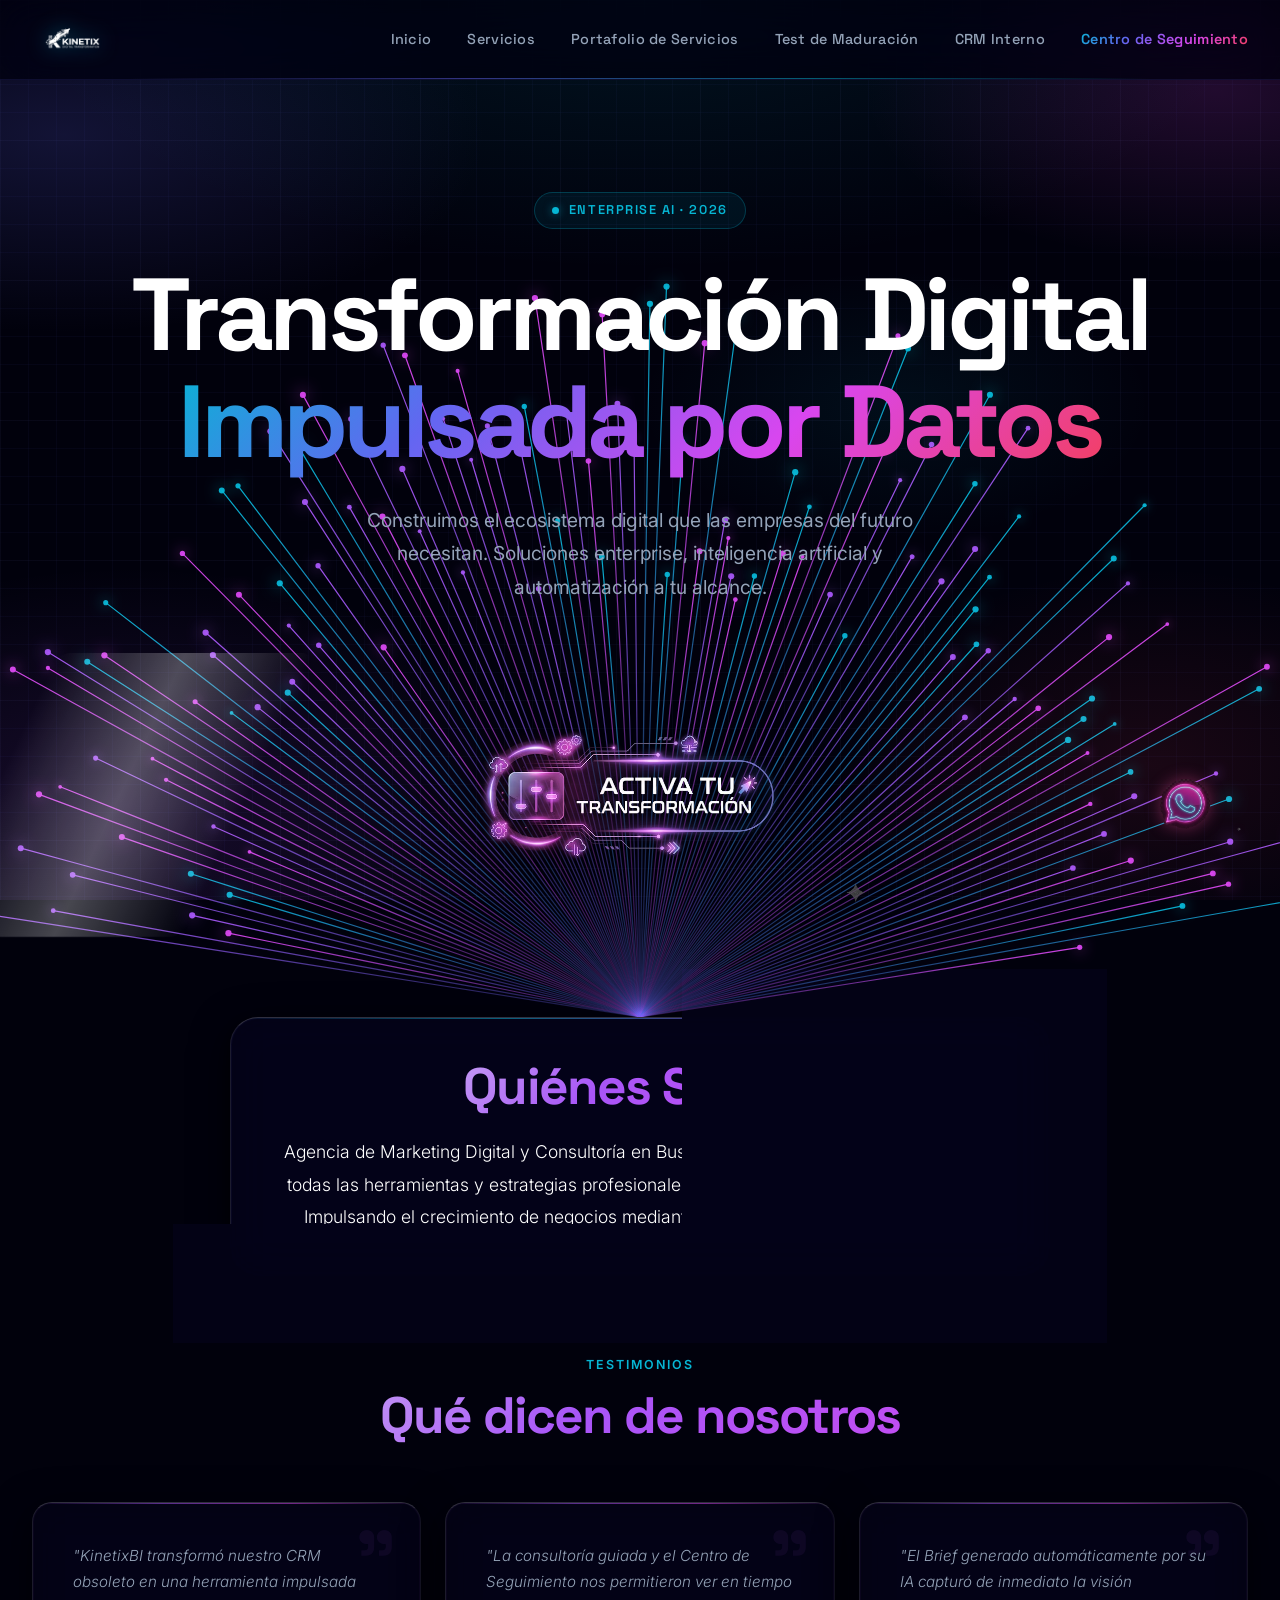
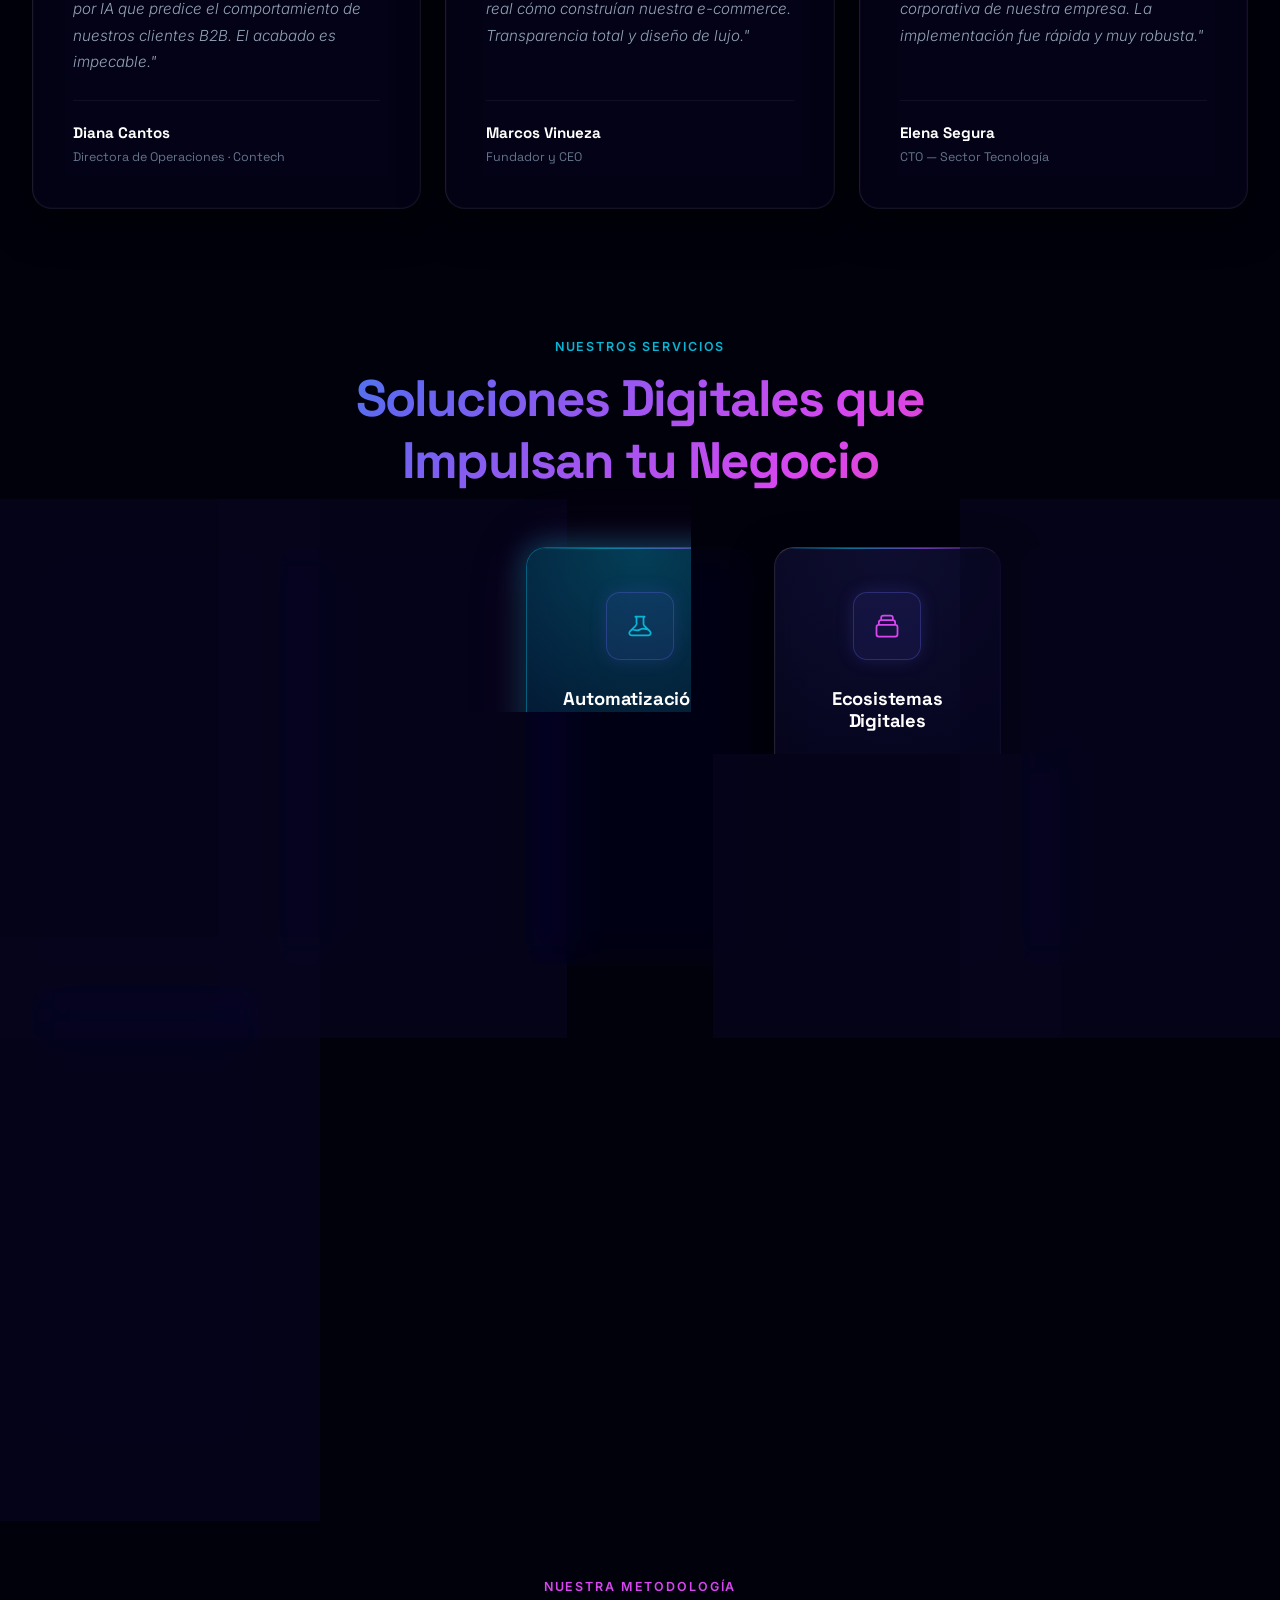
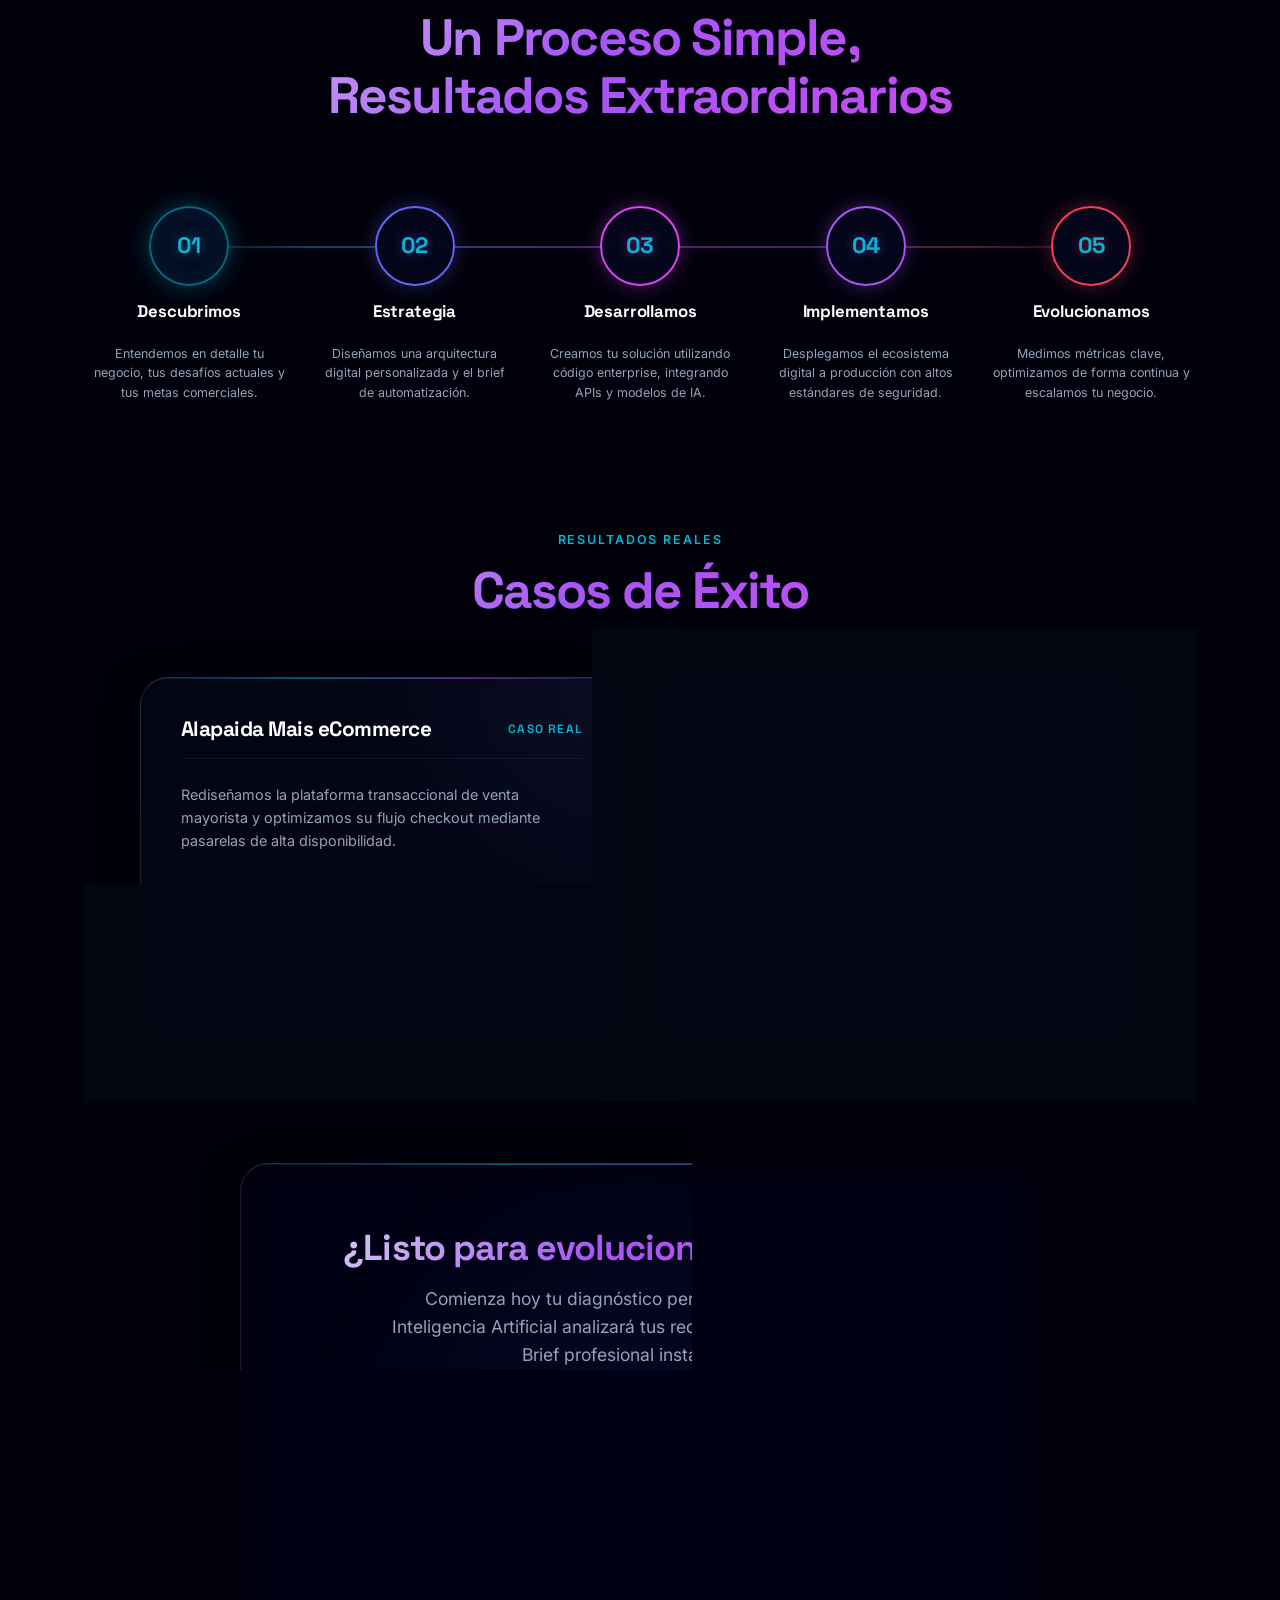
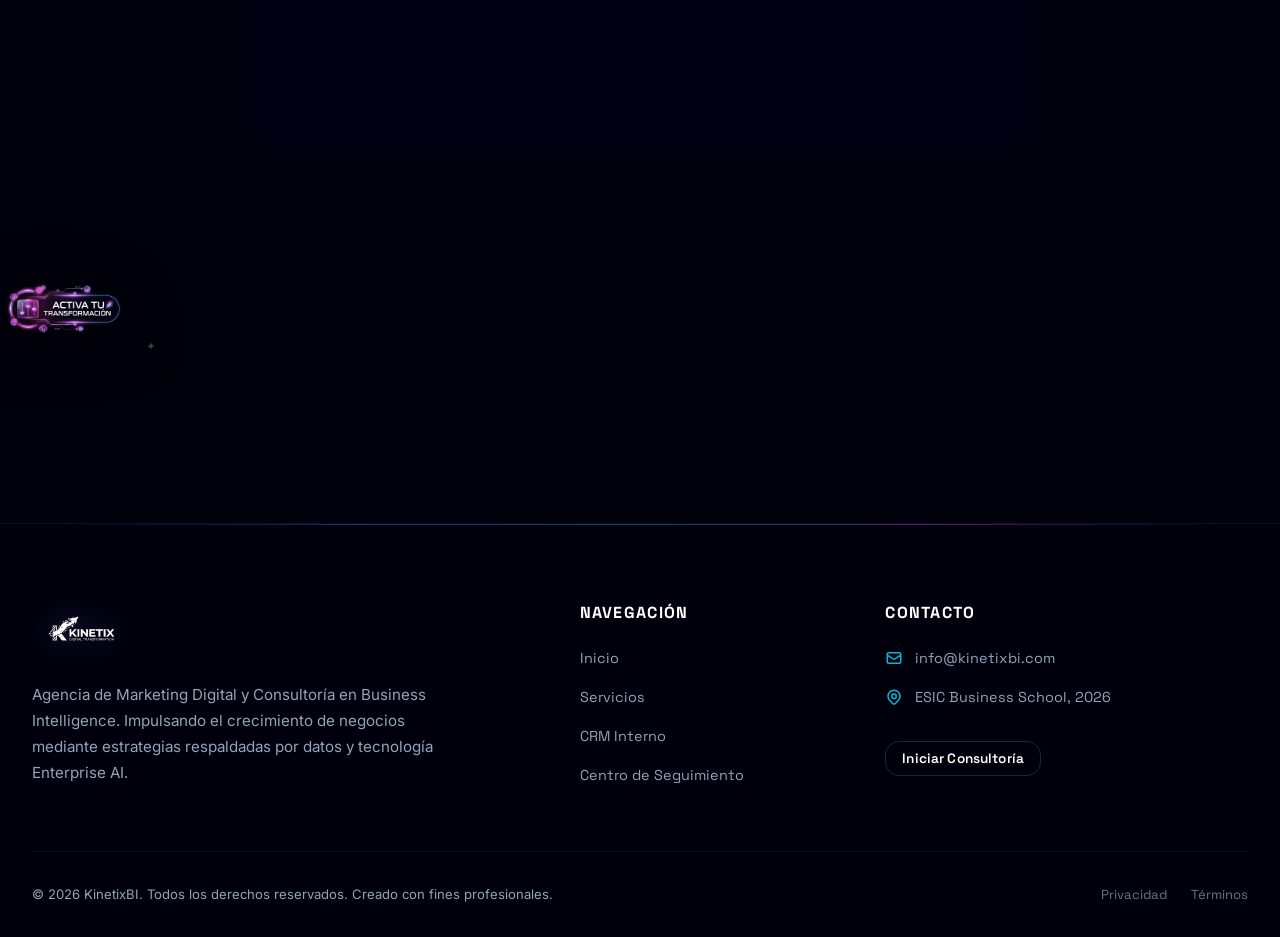
<file: index.html>
<!DOCTYPE html>
<html lang="es">
<head>
  <meta charset="UTF-8">
  <meta name="viewport" content="width=device-width, initial-scale=1.0">
  <title>KinetixBI - Digital Intelligence & Transformation</title>
  <meta name="description" content="Agencia de transformación digital B2B. Evoluciona con estrategias respaldadas por datos y tecnología Enterprise AI.">
  <link rel="icon" type="image/png" href="logo.png">
  
  <!-- CSS -->
  <link rel="stylesheet" href="css/design-system.css">
  <link rel="stylesheet" href="css/components.css">
  <link rel="stylesheet" href="css/maturity-test.css">
  <!-- Space Grotesk already imported via design-system.css -->
</head>
<body>

  <!-- Preloader -->
  <div id="preloader" class="preloader">
    <img src="logo.png" alt="Logo" class="preloader-logo">
    <div class="preloader-bar-container">
      <div class="preloader-bar"></div>
    </div>
  </div>

  <!-- Abstract Background -->
  <div class="global-bg"></div>

  <!-- Navigation -->
  <nav class="navbar">
    <a href="#" class="logo" onclick="app.navigateTo('landing')">
      <img src="logo.png" alt="KinetixBI" class="navbar-logo-img">
    </a>
    <div class="nav-links">
      <a href="#" onclick="app.navigateTo('landing')">Inicio</a>
      <a href="#servicios" onclick="app.navigateTo('landing')">Servicios</a>
      <a href="portafolio.html">Portafolio de Servicios</a>
      <a href="#" onclick="app.navigateTo('maturity-test')">Test de Maduración</a>
      <a href="#" onclick="app.navigateTo('crm')">CRM Interno</a>
      <a href="#" onclick="app.navigateTo('hub')" class="text-gradient-primary" style="font-weight: 600;">Centro de Seguimiento</a>
    </div>
  </nav>

  <!-- Main Container -->
  <main style="padding-top: 80px; min-height: 100vh;">
    
    <!-- ==========================================
         VIEW: LANDING PAGE
         ========================================== -->
    <section id="view-landing" class="view-section active">
      
      <!-- Hero -->
      <div class="hero-wrapper" style="position: relative; overflow: hidden; width: 100%; min-height: 520px; display: flex; align-items: center; justify-content: center;">
        <div class="container" style="position: relative; z-index: 2; padding-top: 7rem; padding-bottom: 5rem; text-align: center;">

          <!-- Tech badge above heading -->
          <div style="display: inline-flex; align-items: center; gap: 0.6rem; background: rgba(6,182,212,0.08); border: 1px solid rgba(6,182,212,0.25); border-radius: 999px; padding: 0.45rem 1.1rem; margin-bottom: 2rem; backdrop-filter: blur(10px);">
            <span style="width: 7px; height: 7px; border-radius: 50%; background: var(--accent); box-shadow: 0 0 8px var(--accent-glow); display: inline-block; animation: pulse-ring 2s infinite;"></span>
            <span style="font-size: 0.8rem; font-weight: 600; letter-spacing: 0.12em; text-transform: uppercase; color: var(--accent); font-family: var(--font-sans);">Enterprise AI &middot; 2026</span>
          </div>

          <h1 class="hero-title" style="margin-bottom: 1.75rem;">
            Transformación Digital<br>
            <span class="text-gradient-primary">Impulsada por Datos</span>
          </h1>

          <p style="font-size: 1.2rem; max-width: 620px; margin: 0 auto 3rem; color: var(--text-secondary); line-height: 1.75; font-family: var(--font-body);">
            Construimos el ecosistema digital que las empresas del futuro necesitan.
            Soluciones enterprise, inteligencia artificial y automatización a tu alcance.
          </p>

          <!-- CTA — transparent background, no white box -->
          <div style="display: flex; justify-content: center; align-items: center;">
            <button class="cta-image-container" onclick="app.navigateTo('onboarding')" aria-label="Iniciar Consultoría Guiada" style="background: transparent !important;">
              <img src="cta-activa.png" alt="Iniciar Consultoría Guiada" class="cta-image-btn">
            </button>
          </div>
        </div>
      </div>

      <!-- Quiénes Somos -->
      <div class="container" style="margin-bottom: 5rem;">
        <div class="glass-card" style="text-align: center; max-width: 820px; margin: 0 auto;">
          <h2 class="text-gradient section-title" style="margin-bottom: 1.25rem;">Quiénes Somos</h2>
          <p style="font-size: 1.1rem; color: var(--text-primary); font-weight: 300; line-height: 1.85; font-family: var(--font-body);">
            Agencia de Marketing Digital y Consultoría en Business Intelligence creada en 2026,
            con todas las herramientas y estrategias profesionales aprendidas en ESIC Business School.
            Impulsando el crecimiento de negocios mediante estrategias respaldadas por datos.
          </p>
        </div>
      </div>



      <!-- Testimonios Section -->
      <div class="container" style="margin-bottom: 8rem;">
        <p style="font-size: 0.78rem; text-align: center; color: var(--accent); letter-spacing: 0.15em; text-transform: uppercase; margin-bottom: 0.75rem; font-weight: 600;">Testimonios</p>
        <h2 class="text-gradient section-title" style="text-align: center; margin-bottom: 3.5rem;">Qué dicen de nosotros</h2>
        <div class="grid grid-cols-3 gap-6">
          <!-- Testimonio 1 -->
          <div class="testimonial-card scroll-anim">
            <p class="testimonial-card-quote">
              "KinetixBI transformó nuestro CRM obsoleto en una herramienta impulsada por IA que predice el comportamiento de nuestros clientes B2B. El acabado es impecable."
            </p>
            <div class="testimonial-card-user">
              <div class="testimonial-card-user-info">
                <span class="testimonial-card-user-name">Diana Cantos</span>
                <span class="testimonial-card-user-role">Directora de Operaciones · Contech</span>
              </div>
            </div>
          </div>
          <!-- Testimonio 2 -->
          <div class="testimonial-card scroll-anim">
            <p class="testimonial-card-quote">
              "La consultoría guiada y el Centro de Seguimiento nos permitieron ver en tiempo real cómo construían nuestra e-commerce. Transparencia total y diseño de lujo."
            </p>
            <div class="testimonial-card-user">
              <div class="testimonial-card-user-info">
                <span class="testimonial-card-user-name">Marcos Vinueza</span>
                <span class="testimonial-card-user-role">Fundador y CEO</span>
              </div>
            </div>
          </div>
          <!-- Testimonio 3 -->
          <div class="testimonial-card scroll-anim">
            <p class="testimonial-card-quote">
              "El Brief generado automáticamente por su IA capturó de inmediato la visión corporativa de nuestra empresa. La implementación fue rápida y muy robusta."
            </p>
            <div class="testimonial-card-user">
              <div class="testimonial-card-user-info">
                <span class="testimonial-card-user-name">Elena Segura</span>
                <span class="testimonial-card-user-role">CTO &mdash; Sector Tecnología</span>
              </div>
            </div>
          </div>
        </div>
      </div>

      <!-- Servicios Estrella -->
      <div id="servicios" class="container" style="margin-bottom: 8rem;">
        <p style="font-size: 0.78rem; text-align: center; color: var(--accent); letter-spacing: 0.15em; text-transform: uppercase; margin-bottom: 0.75rem; font-weight: 600;">Nuestros Servicios</p>
        <h2 class="text-gradient-primary section-title" style="text-align: center; margin-bottom: 3.5rem; line-height: 1.2;">
          Soluciones Digitales que<br>Impulsan tu Negocio
        </h2>
        
        <div style="display: grid; grid-template-columns: repeat(auto-fit, minmax(220px, 1fr)); gap: 1.25rem;">
          
          <!-- Servicio 1 -->
          <div class="service-card scroll-anim">
            <div class="service-card-icon-container">
              <svg style="width: 28px; height: 28px;" fill="none" stroke="var(--accent)" stroke-width="1.5" viewBox="0 0 24 24" xmlns="http://www.w3.org/2000/svg"><path stroke-linecap="round" stroke-linejoin="round" d="M9 12h6m-6 4h6m2 5H7a2 2 0 01-2-2V5a2 2 0 012-2h5.586a1 1 0 01.707.293l5.414 5.414a1 1 0 01.293.707V19a2 2 0 01-2 2z"></path></svg>
            </div>
            <h4 class="service-card-title">Consultoría Estratégica</h4>
            <p class="service-card-desc">
              Analizamos tu negocio en profundidad y diseñamos la estrategia digital ideal para lograr un crecimiento sostenible.
            </p>
            <a href="#" onclick="app.navigateTo('onboarding')" class="service-card-link">
              <span>Ver más</span>
              <svg style="width: 14px; height: 14px;" fill="none" stroke="currentColor" stroke-width="2" viewBox="0 0 24 24" xmlns="http://www.w3.org/2000/svg"><path stroke-linecap="round" stroke-linejoin="round" d="M9 5l7 7-7 7"></path></svg>
            </a>
          </div>

          <!-- Servicio 2 -->
          <div class="service-card scroll-anim">
            <div class="service-card-icon-container">
              <svg style="width: 28px; height: 28px;" fill="none" stroke="var(--primary)" stroke-width="1.5" viewBox="0 0 24 24" xmlns="http://www.w3.org/2000/svg"><path stroke-linecap="round" stroke-linejoin="round" d="M10 20l4-16m4 4l4 4-4 4M6 16l-4-4 4-4"></path></svg>
            </div>
            <h4 class="service-card-title">Software a Medida</h4>
            <p class="service-card-desc">
              Creamos aplicaciones, plataformas web y APIs a la medida exacta de las necesidades de tus procesos internos.
            </p>
            <a href="#" onclick="app.navigateTo('onboarding')" class="service-card-link">
              <span>Ver más</span>
              <svg style="width: 14px; height: 14px;" fill="none" stroke="currentColor" stroke-width="2" viewBox="0 0 24 24" xmlns="http://www.w3.org/2000/svg"><path stroke-linecap="round" stroke-linejoin="round" d="M9 5l7 7-7 7"></path></svg>
            </a>
          </div>

          <!-- Servicio 3 (Highlighted!) -->
          <div class="service-card highlighted scroll-anim">
            <div class="service-card-icon-container">
              <svg style="width: 28px; height: 28px;" fill="none" stroke="var(--accent)" stroke-width="1.5" viewBox="0 0 24 24" xmlns="http://www.w3.org/2000/svg"><path stroke-linecap="round" stroke-linejoin="round" d="M19.428 15.428a2 2 0 00-1.022-.547l-2.387-.477a6 6 0 00-3.86.517l-.318.158a6 6 0 01-3.86.517L6.05 15.21a2 2 0 00-1.806.547M8 4h8l-1 1v5.172a2 2 0 00.586 1.414l5 5c1.26 1.26.367 3.414-1.415 3.414H4.828c-1.782 0-2.674-2.154-1.414-3.414l5-5A2 2 0 009 9.172V5L8 4z"></path></svg>
            </div>
            <h4 class="service-card-title" style="color: #fff;">Automatización e IA</h4>
            <p class="service-card-desc" style="color: rgba(255,255,255,0.85);">
              Optimizamos tus tareas repetitivas y procesos de decisión integrando agentes de Inteligencia Artificial Enterprise.
            </p>
            <a href="#" onclick="app.navigateTo('onboarding')" class="service-card-link" style="color: var(--accent);">
              <span>Ver más</span>
              <svg style="width: 14px; height: 14px;" fill="none" stroke="currentColor" stroke-width="2" viewBox="0 0 24 24" xmlns="http://www.w3.org/2000/svg"><path stroke-linecap="round" stroke-linejoin="round" d="M9 5l7 7-7 7"></path></svg>
            </a>
          </div>

          <!-- Servicio 4 -->
          <div class="service-card scroll-anim">
            <div class="service-card-icon-container">
              <svg style="width: 28px; height: 28px;" fill="none" stroke="var(--secondary)" stroke-width="1.5" viewBox="0 0 24 24" xmlns="http://www.w3.org/2000/svg"><path stroke-linecap="round" stroke-linejoin="round" d="M19 11H5m14 0a2 2 0 012 2v6a2 2 0 01-2 2H5a2 2 0 01-2-2v-6a2 2 0 012-2m14 0V9a2 2 0 00-2-2M5 11V9a2 2 0 012-2m0 0V5a2 2 0 012-2h6a2 2 0 012 2v2M7 7h10"></path></svg>
            </div>
            <h4 class="service-card-title">Ecosistemas Digitales</h4>
            <p class="service-card-desc">
              Conectamos tus sistemas existentes (CRM, ERP, pasarelas de pago) en una sola infraestructura fluida y automatizada.
            </p>
            <a href="#" onclick="app.navigateTo('onboarding')" class="service-card-link">
              <span>Ver más</span>
              <svg style="width: 14px; height: 14px;" fill="none" stroke="currentColor" stroke-width="2" viewBox="0 0 24 24" xmlns="http://www.w3.org/2000/svg"><path stroke-linecap="round" stroke-linejoin="round" d="M9 5l7 7-7 7"></path></svg>
            </a>
          </div>

          <!-- Servicio 5 -->
          <div class="service-card scroll-anim">
            <div class="service-card-icon-container">
              <svg style="width: 28px; height: 28px;" fill="none" stroke="var(--fuchsia)" stroke-width="1.5" viewBox="0 0 24 24" xmlns="http://www.w3.org/2000/svg"><path stroke-linecap="round" stroke-linejoin="round" d="M13 10V3L4 14h7v7l9-11h-7z"></path></svg>
            </div>
            <h4 class="service-card-title">Soporte y Evolución</h4>
            <p class="service-card-desc">
              Te acompañamos en el día a día para monitorear, asegurar y evolucionar continuamente tu solución tecnológica.
            </p>
            <a href="#" onclick="app.navigateTo('onboarding')" class="service-card-link">
              <span>Ver más</span>
              <svg style="width: 14px; height: 14px;" fill="none" stroke="currentColor" stroke-width="2" viewBox="0 0 24 24" xmlns="http://www.w3.org/2000/svg"><path stroke-linecap="round" stroke-linejoin="round" d="M9 5l7 7-7 7"></path></svg>
            </a>
          </div>

          <!-- Servicio 6 (Test de Maduración Digital) -->
          <div class="service-card scroll-anim">
            <div class="service-card-icon-container">
              <svg style="width: 28px; height: 28px;" fill="none" stroke="var(--accent)" stroke-width="1.5" viewBox="0 0 24 24" xmlns="http://www.w3.org/2000/svg"><path stroke-linecap="round" stroke-linejoin="round" d="M9 12l2 2 4-4m6 2a9 9 0 11-18 0 9 9 0 0118 0z"></path></svg>
            </div>
            <h4 class="service-card-title">Test de Maduración</h4>
            <p class="service-card-desc">
              Evalúa el nivel de madurez digital de tu empresa en 5 dimensiones clave y recibe un informe con recomendaciones estratégicas.
            </p>
            <a href="#" onclick="app.navigateTo('maturity-test')" class="service-card-link">
              <span>Realizar Test</span>
              <svg style="width: 14px; height: 14px;" fill="none" stroke="currentColor" stroke-width="2" viewBox="0 0 24 24" xmlns="http://www.w3.org/2000/svg"><path stroke-linecap="round" stroke-linejoin="round" d="M9 5l7 7-7 7"></path></svg>
            </a>
          </div>

        </div>
      </div>

      <!-- Metodología Section -->
      <div class="container" style="margin-bottom: 8rem;">
        <p style="font-size: 0.78rem; text-align: center; color: var(--secondary); letter-spacing: 0.15em; text-transform: uppercase; margin-bottom: 0.75rem; font-weight: 600;">Nuestra Metodología</p>
        <h2 class="text-gradient section-title" style="text-align: center; margin-bottom: 2.5rem;">Un Proceso Simple,<br>Resultados Extraordinarios</h2>
        
        <div style="position: relative;">
          <!-- Horizontal Timeline -->
          <ul class="methodology-timeline">
            <!-- Timeline connector line -->
            <div class="methodology-timeline-line"></div>
            
            <!-- Step 1 -->
            <li class="methodology-step scroll-anim">
              <div class="methodology-step-node">
                <span class="methodology-step-number">01</span>
              </div>
              <h4 class="methodology-step-title">Descubrimos</h4>
              <p class="methodology-step-desc">Entendemos en detalle tu negocio, tus desafíos actuales y tus metas comerciales.</p>
            </li>
            
            <!-- Step 2 -->
            <li class="methodology-step scroll-anim">
              <div class="methodology-step-node" style="border-color: var(--primary); box-shadow: 0 0 20px rgba(99, 102, 241, 0.35);">
                <span class="methodology-step-number" style="text-shadow: 0 0 10px var(--primary-glow);">02</span>
              </div>
              <h4 class="methodology-step-title">Estrategia</h4>
              <p class="methodology-step-desc">Diseñamos una arquitectura digital personalizada y el brief de automatización.</p>
            </li>
            
            <!-- Step 3 -->
            <li class="methodology-step scroll-anim">
              <div class="methodology-step-node" style="border-color: var(--secondary); box-shadow: 0 0 20px rgba(217, 70, 239, 0.35);">
                <span class="methodology-step-number" style="text-shadow: 0 0 10px var(--secondary-glow);">03</span>
              </div>
              <h4 class="methodology-step-title">Desarrollamos</h4>
              <p class="methodology-step-desc">Creamos tu solución utilizando código enterprise, integrando APIs y modelos de IA.</p>
            </li>
            
            <!-- Step 4 -->
            <li class="methodology-step scroll-anim">
              <div class="methodology-step-node" style="border-color: var(--purple); box-shadow: 0 0 20px rgba(168, 85, 247, 0.35);">
                <span class="methodology-step-number" style="text-shadow: 0 0 10px var(--purple-glow);">04</span>
              </div>
              <h4 class="methodology-step-title">Implementamos</h4>
              <p class="methodology-step-desc">Desplegamos el ecosistema digital a producción con altos estándares de seguridad.</p>
            </li>
            
            <!-- Step 5 -->
            <li class="methodology-step scroll-anim">
              <div class="methodology-step-node" style="border-color: var(--fuchsia); box-shadow: 0 0 20px rgba(244, 63, 94, 0.35);">
                <span class="methodology-step-number" style="text-shadow: 0 0 10px var(--fuchsia-glow);">05</span>
              </div>
              <h4 class="methodology-step-title">Evolucionamos</h4>
              <p class="methodology-step-desc">Medimos métricas clave, optimizamos de forma continua y escalamos tu negocio.</p>
            </li>
          </ul>
        </div>
      </div>

      <!-- Casos de Éxito Section -->
      <div class="container" style="margin-bottom: 8rem;">
        <p style="font-size: 0.78rem; text-align: center; color: var(--accent); letter-spacing: 0.15em; text-transform: uppercase; margin-bottom: 0.75rem; font-weight: 600;">Resultados Reales</p>
        <h2 class="text-gradient section-title" style="text-align: center; margin-bottom: 3.5rem;">Casos de Éxito</h2>
        
        <div class="grid grid-cols-2 gap-8" style="max-width: 1000px; margin: 0 auto;">
          <!-- Caso 1 -->
          <div class="glass-card scroll-anim" style="display: flex; flex-direction: column; gap: 1.5rem; background: radial-gradient(circle at 100% 0%, rgba(99, 102, 241, 0.08), transparent 50%), rgba(6, 8, 20, 0.65);">
            <div style="display: flex; justify-content: space-between; align-items: center; border-bottom: 1px solid rgba(255,255,255,0.05); padding-bottom: 1rem;">
              <h4 style="font-size: 1.3rem; margin: 0; color: #fff;">Alapaida Mais eCommerce</h4>
              <span style="font-size: 0.75rem; color: var(--accent); letter-spacing: 0.1em; text-transform: uppercase; font-weight: 600;">Caso Real</span>
            </div>
            <p style="font-size: 0.9rem; color: var(--text-secondary); line-height: 1.6;">
              Rediseñamos la plataforma transaccional de venta mayorista y optimizamos su flujo checkout mediante pasarelas de alta disponibilidad.
            </p>
            <div class="flex justify-between" style="margin-top: 1rem; border-top: 1px solid rgba(255,255,255,0.05); padding-top: 1.25rem;">
              <div>
                <div style="font-size: 2.4rem; font-weight: 800; color: var(--accent); text-shadow: 0 0 10px var(--accent-glow);">62%</div>
                <div style="font-size: 0.75rem; color: var(--text-tertiary); text-transform: uppercase;">Optimización</div>
              </div>
              <div>
                <div style="font-size: 2.4rem; font-weight: 800; color: var(--primary); text-shadow: 0 0 10px var(--primary-glow);">1.3M</div>
                <div style="font-size: 0.75rem; color: var(--text-tertiary); text-transform: uppercase;">Visitas Mensuales</div>
              </div>
              <div>
                <div style="font-size: 2.4rem; font-weight: 800; color: var(--secondary); text-shadow: 0 0 10px var(--secondary-glow);">$35K</div>
                <div style="font-size: 0.75rem; color: var(--text-tertiary); text-transform: uppercase;">Ganancia Diaria</div>
              </div>
            </div>
          </div>
          
          <!-- Caso 2 -->
          <div class="glass-card scroll-anim" style="display: flex; flex-direction: column; gap: 1.5rem; background: radial-gradient(circle at 100% 0%, rgba(217, 70, 239, 0.08), transparent 50%), rgba(6, 8, 20, 0.65);">
            <div style="display: flex; justify-content: space-between; align-items: center; border-bottom: 1px solid rgba(255,255,255,0.05); padding-bottom: 1rem;">
              <h4 style="font-size: 1.3rem; margin: 0; color: #fff;">Agente IA de Atención</h4>
              <span style="font-size: 0.75rem; color: var(--secondary); letter-spacing: 0.1em; text-transform: uppercase; font-weight: 600;">Caso Real</span>
            </div>
            <p style="font-size: 0.9rem; color: var(--text-secondary); line-height: 1.6;">
              Implementamos un agente de Inteligencia Artificial conectado al CRM que automatiza el 85% de las consultas repetitivas de soporte técnico.
            </p>
            <div class="flex justify-between" style="margin-top: 1rem; border-top: 1px solid rgba(255,255,255,0.05); padding-top: 1.25rem;">
              <div>
                <div style="font-size: 2.4rem; font-weight: 800; color: var(--accent); text-shadow: 0 0 10px var(--accent-glow);">23%</div>
                <div style="font-size: 0.75rem; color: var(--text-tertiary); text-transform: uppercase;">Costo de Soporte</div>
              </div>
              <div>
                <div style="font-size: 2.4rem; font-weight: 800; color: var(--primary); text-shadow: 0 0 10px var(--primary-glow);">357M</div>
                <div style="font-size: 0.75rem; color: var(--text-tertiary); text-transform: uppercase;">Tokens/Mes</div>
              </div>
              <div>
                <div style="font-size: 2.4rem; font-weight: 800; color: var(--secondary); text-shadow: 0 0 10px var(--secondary-glow);">5.22%</div>
                <div style="font-size: 0.75rem; color: var(--text-tertiary); text-transform: uppercase;">Conversión Adic.</div>
              </div>
            </div>
          </div>
        </div>
      </div>

      <!-- Dedicated CTA Section -->
      <div class="container" style="margin-bottom: 8rem; text-align: center; margin-top: 4rem;">
        <div class="glass-card scroll-anim" style="max-width: 800px; margin: 0 auto; padding: 4rem 2rem; position: relative; overflow: hidden; background: radial-gradient(circle at 50% 50%, rgba(99, 102, 241, 0.08), transparent 70%);">
          <h2 class="text-gradient" style="font-size: 2.25rem; margin-bottom: 1rem;">¿Listo para evolucionar tu negocio?</h2>
          <p style="font-size: 1.1rem; color: var(--text-secondary); max-width: 500px; margin: 0 auto 2.5rem; line-height: 1.6;">
            Comienza hoy tu diagnóstico personalizado. Nuestra Inteligencia Artificial analizará tus requerimientos y creará un Brief profesional instantáneo.
          </p>
          <button class="cta-image-container" onclick="app.navigateTo('onboarding')" aria-label="Iniciar Consultoría Guiada">
            <img src="cta-activa.png" alt="Iniciar Consultoría Guiada" class="cta-image-btn">
          </button>
        </div>
      </div>

      <!-- Floating CTA Image -->
      <button class="cta-image-container btn-floating" onclick="app.navigateTo('onboarding')" style="background: transparent; border: none; padding: 0; box-shadow: none;" aria-label="Iniciar Consultoría Guiada">
        <img src="cta-activa.png" alt="Iniciar Consultoría Guiada" class="cta-image-btn" style="width: 200px;">
      </button>

    </section>

    <!-- ==========================================
         VIEW: ONBOARDING (Consultoría Guiada)
         ========================================== -->
    <section id="view-onboarding" class="view-section">
      <div class="container" style="padding-top: 3rem; padding-bottom: 5rem; max-width: 800px;">
        <div class="glass-card">
          <div style="display: flex; justify-content: space-between; align-items: center; margin-bottom: 2rem; border-bottom: 1px solid var(--border-subtle); padding-bottom: 1rem;">
            <div>
              <h2 style="font-size: 1.5rem; margin: 0;">Consultoría Guiada</h2>
              <p style="font-size: 0.9rem; color: var(--text-tertiary);" id="onboarding-step-text">Paso 1 de 7</p>
            </div>
            <div style="width: 150px; height: 4px; background: rgba(255,255,255,0.1); border-radius: 2px; overflow: hidden;">
              <div id="onboarding-progress" style="height: 100%; width: 14%; background: var(--primary); transition: width 0.3s ease;"></div>
            </div>
          </div>

          <!-- Formularios Dinámicos se inyectan aquí vía JS -->
          <div id="onboarding-content"></div>

          <div style="display: flex; justify-content: space-between; margin-top: 2rem; padding-top: 2rem; border-top: 1px solid var(--border-subtle);">
            <button class="btn btn-outline" id="btn-prev-step" onclick="onboarding.prevStep()" style="visibility: hidden;">Atrás</button>
            <button class="btn btn-primary" id="btn-next-step" onclick="onboarding.nextStep()">Continuar</button>
          </div>
        </div>
      </div>
    </section>

    <!-- ==========================================
         VIEW: DIGITAL MATURITY TEST
         ========================================== -->
    <section id="view-maturity-test" class="view-section">
      <div class="container" style="padding-top: 3rem; padding-bottom: 5rem; max-width: 1000px;">
        <div class="glass-card">
          <div style="display: flex; justify-content: space-between; align-items: center; margin-bottom: 2rem; border-bottom: 1px solid var(--border-subtle); padding-bottom: 1rem;">
            <div>
              <h2 style="font-size: 1.5rem; margin: 0;">Test de Maduración Digital</h2>
              <p style="font-size: 0.9rem; color: var(--text-tertiary);" id="maturity-step-text">Dimensión 1 de 5</p>
            </div>
            <div style="width: 150px; height: 4px; background: rgba(255,255,255,0.1); border-radius: 2px; overflow: hidden;">
              <div id="maturity-progress" style="height: 100%; width: 20%; background: var(--primary); transition: width 0.3s ease;"></div>
            </div>
          </div>

          <!-- Dynamic Form content (Maturity questionnaire) injected via JS -->
          <div id="maturity-test-content"></div>
        </div>
      </div>
    </section>

    <!-- ==========================================
         VIEW: CRM INTERNO & IA
         ========================================== -->
    <section id="view-crm" class="view-section">
      <div class="container" style="padding-top: 2rem; padding-bottom: 5rem;">
        <div class="flex justify-between items-center" style="margin-bottom: 2rem;">
          <h2 style="font-size: 2rem;">KinetixBI <span class="text-gradient">Intelligence Desk</span></h2>
          <div class="flex gap-4">
            <div class="glass-card" style="padding: 0.75rem 1.5rem; text-align: center;">
              <div style="font-size: 1.5rem; font-weight: 700; color: var(--primary);">120</div>
              <div style="font-size: 0.8rem; color: var(--text-tertiary); text-transform: uppercase;">Clientes</div>
            </div>
            <div class="glass-card" style="padding: 0.75rem 1.5rem; text-align: center;">
              <div style="font-size: 1.5rem; font-weight: 700; color: var(--warning);">15</div>
              <div style="font-size: 0.8rem; color: var(--text-tertiary); text-transform: uppercase;">Pendientes</div>
            </div>
            <div class="glass-card" style="padding: 0.75rem 1.5rem; text-align: center;">
              <div style="font-size: 1.5rem; font-weight: 700; color: var(--accent);">8</div>
              <div style="font-size: 0.8rem; color: var(--text-tertiary); text-transform: uppercase;">En Diseño</div>
            </div>
          </div>
        </div>

        <div class="grid grid-cols-3 gap-6">
          <!-- Lista de Expedientes -->
          <div class="glass-card" style="grid-column: span 1; height: 600px; overflow-y: auto;">
            <h3 style="font-size: 1.1rem; border-bottom: 1px solid var(--border-subtle); padding-bottom: 1rem; margin-bottom: 1rem;">Expedientes Recientes</h3>
            <div id="crm-client-list" class="flex flex-col gap-2">
              <!-- Se puebla vía JS -->
            </div>
          </div>
          
          <!-- Detalle del Expediente -->
          <div class="glass-card" style="grid-column: span 2; height: 600px; overflow-y: auto;" id="crm-client-detail">
            <div style="text-align: center; color: var(--text-tertiary); padding-top: 10rem;">
              Selecciona un expediente para ver los detalles generados por IA.
            </div>
          </div>
        </div>
      </div>
    </section>

    <!-- ==========================================
         VIEW: CLIENT PROJECT HUB
         ========================================== -->
    <section id="view-hub" class="view-section">
      <div class="container" style="padding-top: 2rem; padding-bottom: 5rem;">
        <div style="display: flex; justify-content: space-between; align-items: center; margin-bottom: 3rem;">
          <div>
            <h2 style="font-size: 2rem; margin-bottom: 0.5rem;">Centro de Seguimiento</h2>
            <p style="color: var(--text-tertiary); margin-bottom: 0;">Monitorea el progreso de tu solución digital en tiempo real.</p>
          </div>
          <img src="logo.png" alt="KinetixBI Logo" style="height: 44px; filter: drop-shadow(0 0 10px rgba(99,102,241,0.25)); object-fit: contain;">
        </div>
        
        <div class="grid grid-cols-3 gap-8">
          <!-- Timeline (40%) -->
          <div class="glass-card" style="grid-column: span 1;">
            <h3 style="font-size: 1.2rem; margin-bottom: 2rem;">Línea de Tiempo</h3>
            <div class="timeline" id="hub-timeline">
              <!-- Timeline poblada vía JS -->
            </div>
          </div>
          
          <!-- Project Info Card (60%) -->
          <div class="glass-card" style="grid-column: span 2; display: flex; flex-direction: column;" id="hub-info-card">
            <!-- Contenido poblado vía JS -->
          </div>
        </div>
        
        <!-- Controles de simulación (Solo para propósitos de demo) -->
        <div style="margin-top: 3rem; padding-top: 1rem; border-top: 1px solid var(--border-subtle); text-align: center;">
          <p style="font-size: 0.8rem; color: var(--text-tertiary); margin-bottom: 0.5rem;">[Controles de Simulación - Solo Demo]</p>
          <div class="flex justify-center gap-2">
            <button class="btn btn-outline" style="padding: 0.25rem 0.75rem; font-size: 0.8rem;" onclick="hub.setStage(0)">1. Estrategia</button>
            <button class="btn btn-outline" style="padding: 0.25rem 0.75rem; font-size: 0.8rem;" onclick="hub.setStage(1)">2. Construcción</button>
            <button class="btn btn-outline" style="padding: 0.25rem 0.75rem; font-size: 0.8rem;" onclick="hub.setStage(2)">3. Validación</button>
            <button class="btn btn-outline" style="padding: 0.25rem 0.75rem; font-size: 0.8rem;" onclick="hub.setStage(3)">4. Lanzamiento</button>
            <button class="btn btn-outline" style="padding: 0.25rem 0.75rem; font-size: 0.8rem;" onclick="hub.setStage(4)">5. Finalizado</button>
          </div>
        </div>

      </div>
    </section>

  </main>

  <!-- Footer -->
  <footer class="footer">
    <div class="footer-grid">
      <div class="footer-brand">
        <img src="logo.png" alt="KinetixBI" class="footer-logo-img">
        <p class="footer-desc">
          Agencia de Marketing Digital y Consultoría en Business Intelligence. Impulsando el crecimiento de negocios mediante estrategias respaldadas por datos y tecnología Enterprise AI.
        </p>
      </div>
      <div>
        <h4 class="footer-title">Navegación</h4>
        <div class="footer-links">
          <a href="#" onclick="app.navigateTo('landing')">Inicio</a>
          <a href="#servicios" onclick="app.navigateTo('landing')">Servicios</a>
          <a href="#" onclick="app.navigateTo('crm')">CRM Interno</a>
          <a href="#" onclick="app.navigateTo('hub')">Centro de Seguimiento</a>
        </div>
      </div>
      <div>
        <h4 class="footer-title">Contacto</h4>
        <div class="footer-contact">
          <div class="footer-contact-item">
            <svg fill="none" stroke="currentColor" stroke-width="2" viewBox="0 0 24 24" xmlns="http://www.w3.org/2000/svg"><path stroke-linecap="round" stroke-linejoin="round" d="M3 8l7.89 5.26a2 2 0 002.22 0L21 8M5 19h14a2 2 0 002-2V7a2 2 0 00-2-2H5a2 2 0 00-2 2v10a2 2 0 002 2z"></path></svg>
            <span>info@kinetixbi.com</span>
          </div>
          <div class="footer-contact-item">
            <svg fill="none" stroke="currentColor" stroke-width="2" viewBox="0 0 24 24" xmlns="http://www.w3.org/2000/svg"><path stroke-linecap="round" stroke-linejoin="round" d="M17.657 16.657L13.414 20.9a1.998 1.998 0 01-2.827 0l-4.244-4.243a8 8 0 1111.314 0z"></path><path stroke-linecap="round" stroke-linejoin="round" d="M15 11a3 3 0 11-6 0 3 3 0 016 0z"></path></svg>
            <span>ESIC Business School, 2026</span>
          </div>
          <div class="footer-contact-item" style="margin-top: 1rem;">
            <button class="btn btn-outline" style="padding: 0.5rem 1rem; gap: 0.5rem; font-size: 0.85rem;" onclick="app.navigateTo('onboarding')">
              <span>Iniciar Consultoría</span>
            </button>
          </div>
        </div>
      </div>
    </div>
    <div class="footer-bottom">
      <p>&copy; 2026 KinetixBI. Todos los derechos reservados. Creado con fines profesionales.</p>
      <div class="footer-bottom-links">
        <a href="#">Privacidad</a>
        <a href="#">Términos</a>
      </div>
    </div>
  </footer>

  <!-- JS -->
  <script src="js/particles.js"></script>
  <script src="js/hero-fiber.js"></script>
  <script src="js/onboarding.js"></script>
  <script src="js/crm.js"></script>
  <script src="js/hub.js"></script>
  <script src="js/maturity-test.js"></script>
  <script src="js/app.js"></script>

  <!-- Preloader script -->
  <script>
    window.addEventListener('load', () => {
      const preloader = document.getElementById('preloader');
      if (preloader) {
        setTimeout(() => {
          preloader.classList.add('fade-out');
        }, 850);
      }
    });
  </script>

  <!-- Floating WhatsApp CTA (Clean links so user can replace business URL with wa.me later) -->
  <div class="whatsapp-float">
    <a href="https://www.whatsapp.com/business/" target="_blank" class="whatsapp-float-inner" aria-label="Contacto WhatsApp Business">
      <img src="whatsapp-neon.png" alt="WhatsApp Business Contact" class="whatsapp-float-img">
    </a>
  </div>

</body>
</html>
</file>
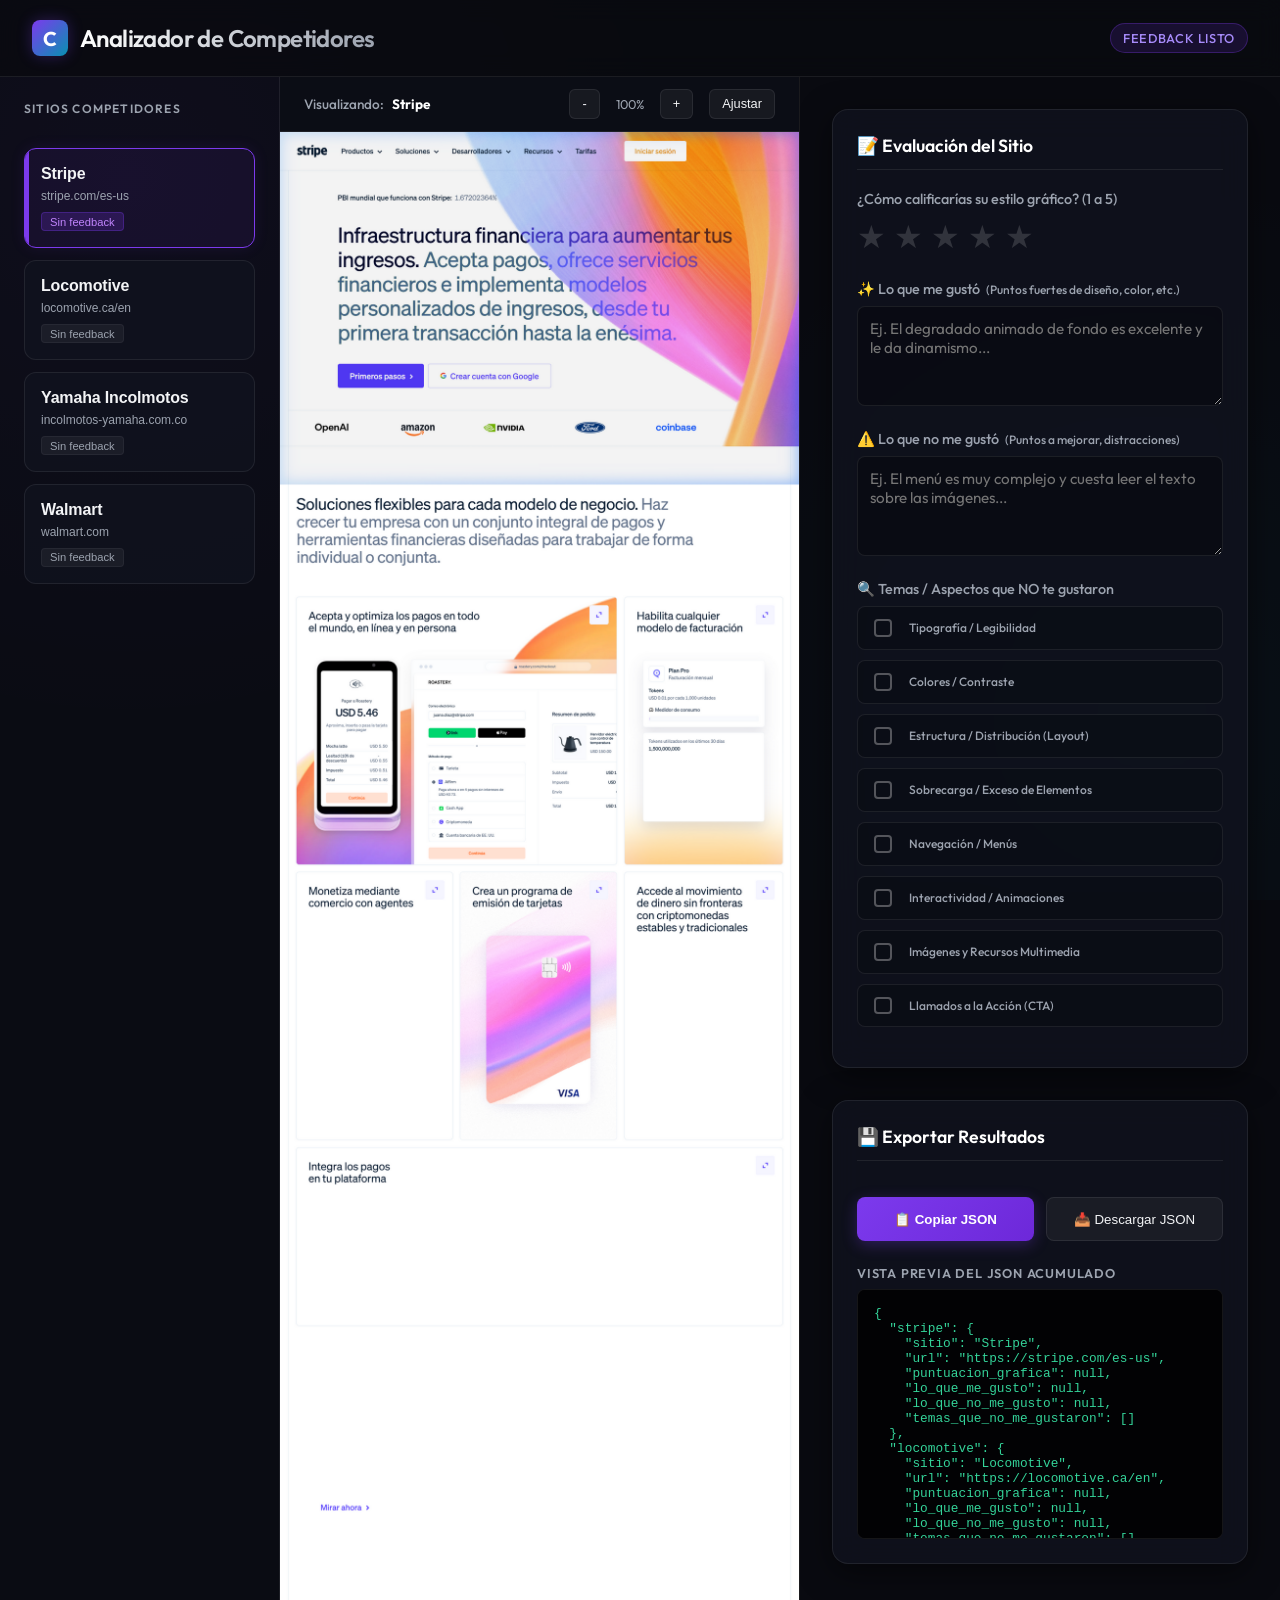
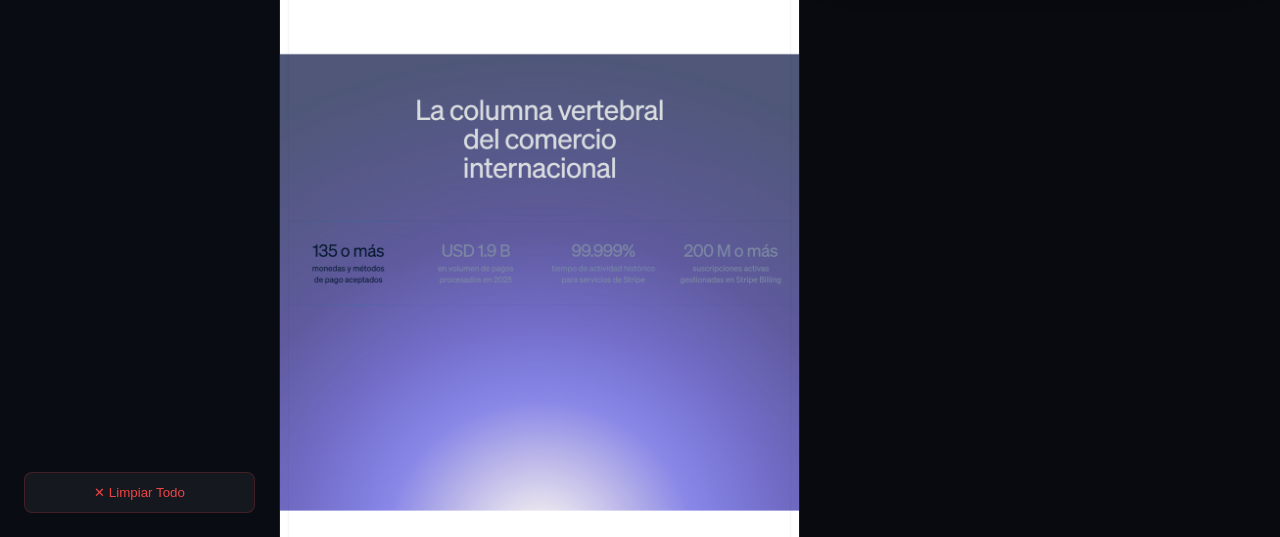
<file: feedback.html>
<!DOCTYPE html>
<html lang="es">
<head>
  <meta charset="UTF-8">
  <meta name="viewport" content="width=device-width, initial-scale=1.0">
  <title>Analizador de Competidores - Feedback Interno</title>
  <meta name="description" content="Herramienta interna para analizar el diseño, interactividad y estructura de los competidores y recolectar feedback detallado.">
  
  <!-- Google Fonts: Outfit -->
  <link rel="preconnect" href="https://fonts.googleapis.com">
  <link rel="preconnect" href="https://fonts.gstatic.com" crossorigin>
  <link href="https://fonts.googleapis.com/css2?family=Outfit:wght@300;400;500;600;700&display=swap" rel="stylesheet">
  
  <style>
    /* variables de diseño */
    :root {
      --bg-dark: #090a0f;
      --bg-card: rgba(17, 19, 31, 0.75);
      --bg-card-hover: rgba(26, 29, 46, 0.85);
      --primary: #7c3aed; /* Violeta */
      --primary-glow: rgba(124, 58, 237, 0.3);
      --secondary: #0891b2; /* Cian */
      --secondary-glow: rgba(8, 145, 178, 0.3);
      --success: #10b981; /* Verde esmeralda */
      --success-glow: rgba(16, 185, 129, 0.2);
      --warning: #f59e0b; /* Ámbar para estrellas */
      --text: #f3f4f6;
      --text-muted: #9ca3af;
      --text-dark: #4b5563;
      --border: rgba(255, 255, 255, 0.08);
      --border-focus: rgba(124, 58, 237, 0.5);
      --glass-shadow: 0 8px 32px 0 rgba(0, 0, 0, 0.5);
      --font-sans: 'Outfit', -apple-system, BlinkMacSystemFont, "Segoe UI", Roboto, sans-serif;
      --transition: all 0.3s cubic-bezier(0.4, 0, 0.2, 1);
    }

    * {
      box-sizing: border-box;
      margin: 0;
      padding: 0;
    }

    body {
      background-color: var(--bg-dark);
      color: var(--text);
      font-family: var(--font-sans);
      min-height: 100vh;
      display: flex;
      flex-direction: column;
      overflow-x: hidden;
      background-image: 
        radial-gradient(circle at 10% 20%, rgba(124, 58, 237, 0.08) 0%, transparent 40%),
        radial-gradient(circle at 90% 80%, rgba(8, 145, 178, 0.08) 0%, transparent 40%);
      background-attachment: fixed;
    }

    /* Scrollbars personalizados */
    ::-webkit-scrollbar {
      width: 8px;
      height: 8px;
    }
    ::-webkit-scrollbar-track {
      background: rgba(0, 0, 0, 0.2);
    }
    ::-webkit-scrollbar-thumb {
      background: rgba(255, 255, 255, 0.15);
      border-radius: 4px;
    }
    ::-webkit-scrollbar-thumb:hover {
      background: rgba(255, 255, 255, 0.3);
    }

    header {
      background: rgba(9, 10, 15, 0.8);
      backdrop-filter: blur(12px);
      border-bottom: 1px solid var(--border);
      padding: 1.25rem 2rem;
      display: flex;
      justify-content: space-between;
      align-items: center;
      position: sticky;
      top: 0;
      z-index: 100;
    }

    .logo-container {
      display: flex;
      align-items: center;
      gap: 0.75rem;
    }

    .logo-icon {
      width: 2.25rem;
      height: 2.25rem;
      background: linear-gradient(135deg, var(--primary), var(--secondary));
      border-radius: 8px;
      display: flex;
      align-items: center;
      justify-content: center;
      font-weight: 700;
      color: #fff;
      font-size: 1.25rem;
      box-shadow: 0 0 15px var(--primary-glow);
    }

    h1 {
      font-size: 1.5rem;
      font-weight: 600;
      letter-spacing: -0.025em;
      background: linear-gradient(to right, #fff, var(--text-muted));
      -webkit-background-clip: text;
      -webkit-text-fill-color: transparent;
    }

    .header-badge {
      background: rgba(124, 58, 237, 0.15);
      border: 1px solid rgba(124, 58, 237, 0.3);
      color: #a78bfa;
      padding: 0.35rem 0.75rem;
      border-radius: 9999px;
      font-size: 0.8rem;
      font-weight: 500;
      letter-spacing: 0.05em;
      text-transform: uppercase;
    }

    /* Layout principal */
    .app-container {
      flex: 1;
      display: grid;
      grid-template-columns: 280px 1fr;
      min-height: calc(100vh - 73px);
    }

    /* Sidebar de Competidores */
    .sidebar {
      background: rgba(13, 15, 24, 0.5);
      border-right: 1px solid var(--border);
      padding: 1.5rem;
      display: flex;
      flex-direction: column;
      gap: 1.5rem;
    }

    .sidebar-title {
      font-size: 0.75rem;
      text-transform: uppercase;
      letter-spacing: 0.1em;
      color: var(--text-muted);
      font-weight: 600;
      margin-bottom: 0.5rem;
    }

    .competitor-list {
      list-style: none;
      display: flex;
      flex-direction: column;
      gap: 0.75rem;
    }

    .competitor-btn {
      width: 100%;
      background: var(--bg-card);
      border: 1px solid var(--border);
      padding: 1rem;
      border-radius: 12px;
      color: var(--text);
      cursor: pointer;
      text-align: left;
      transition: var(--transition);
      display: flex;
      flex-direction: column;
      gap: 0.35rem;
      position: relative;
      overflow: hidden;
    }

    .competitor-btn::before {
      content: '';
      position: absolute;
      left: 0;
      top: 0;
      bottom: 0;
      width: 4px;
      background: transparent;
      transition: var(--transition);
    }

    .competitor-btn:hover {
      background: var(--bg-card-hover);
      border-color: rgba(255, 255, 255, 0.15);
      transform: translateY(-2px);
    }

    .competitor-btn.active {
      background: rgba(124, 58, 237, 0.08);
      border-color: var(--primary);
      box-shadow: 0 0 15px rgba(124, 58, 237, 0.1);
    }

    .competitor-btn.active::before {
      background: var(--primary);
    }

    .competitor-name {
      font-weight: 600;
      font-size: 1rem;
      letter-spacing: -0.01em;
    }

    .competitor-url {
      font-size: 0.75rem;
      color: var(--text-muted);
      white-space: nowrap;
      overflow: hidden;
      text-overflow: ellipsis;
      max-width: 100%;
    }

    .competitor-status-badge {
      align-self: flex-start;
      font-size: 0.7rem;
      padding: 0.15rem 0.5rem;
      border-radius: 4px;
      font-weight: 500;
      background: rgba(255, 255, 255, 0.05);
      color: var(--text-muted);
      margin-top: 0.25rem;
      border: 1px solid rgba(255, 255, 255, 0.05);
    }

    .competitor-btn.active .competitor-status-badge {
      background: rgba(124, 58, 237, 0.2);
      color: #c084fc;
      border-color: rgba(124, 58, 237, 0.3);
    }

    .competitor-btn.has-feedback .competitor-status-badge {
      background: rgba(16, 185, 129, 0.15);
      color: #34d399;
      border-color: rgba(16, 185, 129, 0.3);
    }

    /* Área de Trabajo Principal */
    .workspace {
      display: grid;
      grid-template-columns: 1fr 480px;
      height: 100%;
      overflow: hidden;
    }

    /* Panel del Visor de Screenshot */
    .viewer-panel {
      border-right: 1px solid var(--border);
      display: flex;
      flex-direction: column;
      background: #06070a;
      height: min-content;
      height: 100%;
      overflow: hidden;
    }

    .viewer-header {
      background: rgba(13, 15, 24, 0.8);
      padding: 0.75rem 1.5rem;
      border-bottom: 1px solid var(--border);
      display: flex;
      justify-content: space-between;
      align-items: center;
    }

    .viewer-title {
      font-size: 0.85rem;
      font-weight: 500;
      color: var(--text-muted);
      display: flex;
      align-items: center;
      gap: 0.5rem;
    }

    .viewer-controls {
      display: flex;
      align-items: center;
      gap: 0.75rem;
    }

    .control-btn {
      background: rgba(255, 255, 255, 0.05);
      border: 1px solid var(--border);
      color: var(--text);
      padding: 0.4rem 0.75rem;
      border-radius: 6px;
      cursor: pointer;
      font-size: 0.8rem;
      font-weight: 500;
      transition: var(--transition);
      display: flex;
      align-items: center;
      gap: 0.25rem;
    }

    .control-btn:hover {
      background: rgba(255, 255, 255, 0.1);
      border-color: rgba(255, 255, 255, 0.2);
    }

    .control-zoom-label {
      font-size: 0.8rem;
      color: var(--text-muted);
      min-width: 36px;
      text-align: center;
    }

    /* Contenedor de la Imagen */
    .image-container {
      flex: 1;
      overflow: auto;
      position: relative;
      background: #020204;
      display: flex;
      justify-content: center;
      align-items: flex-start;
      cursor: grab;
    }

    .image-container:active {
      cursor: grabbing;
    }

    .screenshot-img {
      max-width: 100%;
      height: auto;
      transform-origin: top center;
      transition: width 0.25s ease, transform 0.25s ease;
      box-shadow: 0 10px 40px rgba(0,0,0,0.8);
      user-select: none;
      -webkit-user-drag: none;
    }

    /* Panel de Feedback */
    .feedback-panel {
      padding: 2rem;
      overflow-y: auto;
      background: rgba(10, 11, 18, 0.4);
      display: flex;
      flex-direction: column;
      gap: 2rem;
      height: 100%;
    }

    .panel-card {
      background: var(--bg-card);
      border: 1px solid var(--border);
      border-radius: 16px;
      padding: 1.5rem;
      backdrop-filter: blur(16px);
      box-shadow: var(--glass-shadow);
    }

    .card-title {
      font-size: 1.1rem;
      font-weight: 600;
      margin-bottom: 1.25rem;
      display: flex;
      align-items: center;
      gap: 0.5rem;
      color: #fff;
      border-bottom: 1px solid var(--border);
      padding-bottom: 0.75rem;
    }

    /* Puntuación de Estrellas */
    .rating-container {
      display: flex;
      flex-direction: column;
      gap: 0.5rem;
      margin-bottom: 1.5rem;
    }

    .rating-label {
      font-size: 0.9rem;
      font-weight: 500;
      color: var(--text-muted);
    }

    .stars-row {
      display: flex;
      gap: 0.5rem;
    }

    .star {
      font-size: 2rem;
      color: rgba(255, 255, 255, 0.15);
      cursor: pointer;
      transition: var(--transition);
      user-select: none;
    }

    .star:hover {
      transform: scale(1.2);
    }

    .star.hovered, .star.selected {
      color: var(--warning);
      text-shadow: 0 0 15px rgba(245, 158, 11, 0.4);
    }

    /* Campos de Entrada de Texto */
    .input-group {
      display: flex;
      flex-direction: column;
      gap: 0.5rem;
      margin-bottom: 1.5rem;
    }

    .input-group label {
      font-size: 0.9rem;
      font-weight: 500;
      color: var(--text-muted);
      display: flex;
      align-items: center;
      gap: 0.35rem;
    }

    .input-group label span {
      font-size: 0.75rem;
      color: var(--text-muted);
    }

    .textarea-styled {
      background: rgba(0, 0, 0, 0.3);
      border: 1px solid var(--border);
      border-radius: 8px;
      color: var(--text);
      font-family: var(--font-sans);
      font-size: 0.95rem;
      padding: 0.75rem;
      min-height: 100px;
      resize: vertical;
      transition: var(--transition);
    }

    .textarea-styled:focus {
      outline: none;
      border-color: var(--primary);
      box-shadow: 0 0 10px var(--primary-glow);
      background: rgba(0, 0, 0, 0.5);
    }

    /* Checklist de Ítems que no gustaron */
    .checklist-container {
      display: flex;
      flex-direction: column;
      gap: 0.75rem;
      margin-bottom: 1rem;
    }

    .checklist-grid {
      display: grid;
      grid-template-columns: 1fr;
      gap: 0.65rem;
    }

    .check-item {
      display: flex;
      align-items: center;
      background: rgba(0, 0, 0, 0.2);
      border: 1px solid var(--border);
      border-radius: 8px;
      padding: 0.75rem 1rem;
      cursor: pointer;
      transition: var(--transition);
      user-select: none;
    }

    .check-item:hover {
      background: rgba(255, 255, 255, 0.03);
      border-color: rgba(255, 255, 255, 0.15);
    }

    .check-item input[type="checkbox"] {
      display: none;
    }

    .custom-checkbox {
      width: 1.1rem;
      height: 1.1rem;
      border: 2px solid rgba(255, 255, 255, 0.3);
      border-radius: 4px;
      margin-right: 0.75rem;
      display: flex;
      align-items: center;
      justify-content: center;
      transition: var(--transition);
    }

    .check-item input[type="checkbox"]:checked + .custom-checkbox {
      background: var(--secondary);
      border-color: var(--secondary);
      box-shadow: 0 0 8px var(--secondary-glow);
    }

    .check-item input[type="checkbox"]:checked + .custom-checkbox::after {
      content: '✓';
      color: #fff;
      font-size: 0.75rem;
      font-weight: bold;
    }

    .check-label {
      font-size: 0.9rem;
      color: var(--text-muted);
      transition: var(--transition);
    }

    .check-item input[type="checkbox"]:checked ~ .check-label {
      color: #fff;
      font-weight: 500;
    }

    /* Panel de Exportación */
    .export-section {
      display: flex;
      flex-direction: column;
      gap: 1rem;
    }

    .btn-primary {
      background: linear-gradient(135deg, var(--primary), #6d28d9);
      color: #fff;
      border: none;
      padding: 0.9rem 1.5rem;
      border-radius: 8px;
      font-weight: 600;
      cursor: pointer;
      transition: var(--transition);
      display: flex;
      align-items: center;
      justify-content: center;
      gap: 0.5rem;
      box-shadow: 0 4px 15px rgba(124, 58, 237, 0.3);
    }

    .btn-primary:hover {
      transform: translateY(-2px);
      box-shadow: 0 6px 20px rgba(124, 58, 237, 0.5);
    }

    .btn-primary:active {
      transform: translateY(0);
    }

    .btn-secondary {
      background: rgba(255, 255, 255, 0.05);
      border: 1px solid var(--border);
      color: var(--text);
      padding: 0.75rem 1.25rem;
      border-radius: 8px;
      font-weight: 500;
      cursor: pointer;
      transition: var(--transition);
      display: flex;
      align-items: center;
      justify-content: center;
      gap: 0.5rem;
    }

    .btn-secondary:hover {
      background: rgba(255, 255, 255, 0.1);
      border-color: rgba(255, 255, 255, 0.2);
    }

    .button-row {
      display: grid;
      grid-template-columns: 1fr 1fr;
      gap: 0.75rem;
    }

    /* Visor de código JSON */
    .json-preview-container {
      margin-top: 0.5rem;
      display: flex;
      flex-direction: column;
      gap: 0.5rem;
    }

    .json-preview-header {
      display: flex;
      justify-content: space-between;
      align-items: center;
    }

    .json-title {
      font-size: 0.8rem;
      text-transform: uppercase;
      letter-spacing: 0.05rem;
      color: var(--text-muted);
      font-weight: 600;
    }

    .json-code {
      background: #020204;
      border: 1px solid var(--border);
      border-radius: 8px;
      padding: 1rem;
      font-family: 'Courier New', Courier, monospace;
      font-size: 0.8rem;
      max-height: 250px;
      overflow-y: auto;
      white-space: pre-wrap;
      color: #34d399; /* Verde consola */
    }

    /* Modal de Confirmación */
    .modal-overlay {
      position: fixed;
      top: 0;
      left: 0;
      right: 0;
      bottom: 0;
      background: rgba(0, 0, 0, 0.8);
      backdrop-filter: blur(8px);
      display: none;
      align-items: center;
      justify-content: center;
      z-index: 1000;
      opacity: 0;
      transition: opacity 0.3s ease;
    }

    .modal-overlay.active {
      display: flex;
      opacity: 1;
    }

    .modal-content {
      background: #11131f;
      border: 1px solid var(--border);
      border-radius: 16px;
      padding: 2rem;
      max-width: 400px;
      width: 90%;
      text-align: center;
      box-shadow: 0 10px 40px rgba(0, 0, 0, 0.6);
      transform: scale(0.9);
      transition: transform 0.3s cubic-bezier(0.34, 1.56, 0.64, 1);
    }

    .modal-overlay.active .modal-content {
      transform: scale(1);
    }

    .modal-title {
      font-size: 1.25rem;
      font-weight: 600;
      margin-bottom: 0.75rem;
    }

    .modal-desc {
      font-size: 0.9rem;
      color: var(--text-muted);
      margin-bottom: 1.5rem;
      line-height: 1.5;
    }

    .modal-buttons {
      display: flex;
      gap: 0.75rem;
      justify-content: center;
    }

    /* Responsive */
    @media (max-width: 1024px) {
      .app-container {
        grid-template-columns: 1fr;
      }
      .sidebar {
        border-right: none;
        border-bottom: 1px solid var(--border);
      }
      .workspace {
        grid-template-columns: 1fr;
        height: auto;
      }
      .viewer-panel {
        height: 600px;
        border-right: none;
        border-bottom: 1px solid var(--border);
      }
      .feedback-panel {
        height: auto;
      }
    }
  </style>
</head>
<body>

  <header>
    <div class="logo-container">
      <div class="logo-icon">C</div>
      <h1>Analizador de Competidores</h1>
    </div>
    <span class="header-badge" id="app-badge">Feedback listo</span>
  </header>

  <div class="app-container">
    <!-- Sidebar con Competidores -->
    <aside class="sidebar">
      <h2 class="sidebar-title">Sitios Competidores</h2>
      <ul class="competitor-list">
        <li>
          <button class="competitor-btn active" onclick="switchCompetitor('stripe')" id="btn-stripe">
            <span class="competitor-name">Stripe</span>
            <span class="competitor-url">stripe.com/es-us</span>
            <span class="competitor-status-badge" id="badge-stripe">Sin feedback</span>
          </button>
        </li>
        <li>
          <button class="competitor-btn" onclick="switchCompetitor('locomotive')" id="btn-locomotive">
            <span class="competitor-name">Locomotive</span>
            <span class="competitor-url">locomotive.ca/en</span>
            <span class="competitor-status-badge" id="badge-locomotive">Sin feedback</span>
          </button>
        </li>
        <li>
          <button class="competitor-btn" onclick="switchCompetitor('yamaha')" id="btn-yamaha">
            <span class="competitor-name">Yamaha Incolmotos</span>
            <span class="competitor-url">incolmotos-yamaha.com.co</span>
            <span class="competitor-status-badge" id="badge-yamaha">Sin feedback</span>
          </button>
        </li>
        <li>
          <button class="competitor-btn" onclick="switchCompetitor('walmart')" id="btn-walmart">
            <span class="competitor-name">Walmart</span>
            <span class="competitor-url">walmart.com</span>
            <span class="competitor-status-badge" id="badge-walmart">Sin feedback</span>
          </button>
        </li>
      </ul>
      
      <div style="margin-top: auto; display: flex; flex-direction: column; gap: 0.5rem;">
        <button class="btn-secondary" style="width: 100%; border-color: rgba(239, 68, 68, 0.2); color: #ef4444;" onclick="openClearModal()">
          ✕ Limpiar Todo
        </button>
      </div>
    </aside>

    <!-- Área de Trabajo (Visualizador + Formulario) -->
    <main class="workspace">
      <!-- Panel de Captura -->
      <section class="viewer-panel">
        <div class="viewer-header">
          <div class="viewer-title">
            <span>Visualizando:</span>
            <strong id="active-viewer-title" style="color: #fff;">Stripe</strong>
          </div>
          <div class="viewer-controls">
            <button class="control-btn" onclick="adjustZoom(-0.1)" title="Alejar zoom">-</button>
            <span class="control-zoom-label" id="zoom-label">100%</span>
            <button class="control-btn" onclick="adjustZoom(0.1)" title="Acercar zoom">+</button>
            <button class="control-btn" onclick="resetZoom()" style="margin-left: 0.25rem;">Ajustar</button>
          </div>
        </div>
        
        <!-- Imagen con Scroll/Zoom -->
        <div class="image-container" id="image-container">
          <img src="assets/stripe.png" alt="Captura de Competidor" class="screenshot-img" id="screenshot-view">
        </div>
      </section>

      <!-- Panel de Registro de Feedback -->
      <section class="feedback-panel">
        <div class="panel-card">
          <h3 class="card-title">📝 Evaluación del Sitio</h3>
          
          <!-- Puntuación -->
          <div class="rating-container">
            <span class="rating-label">¿Cómo calificarías su estilo gráfico? (1 a 5)</span>
            <div class="stars-row" id="stars-row">
              <span class="star" data-value="1" onclick="setRating(1)">★</span>
              <span class="star" data-value="2" onclick="setRating(2)">★</span>
              <span class="star" data-value="3" onclick="setRating(3)">★</span>
              <span class="star" data-value="4" onclick="setRating(4)">★</span>
              <span class="star" data-value="5" onclick="setRating(5)">★</span>
            </div>
          </div>

          <!-- Lo que me gustó -->
          <div class="input-group">
            <label for="input-likes">✨ Lo que me gustó <span>(Puntos fuertes de diseño, color, etc.)</span></label>
            <textarea id="input-likes" class="textarea-styled" placeholder="Ej. El degradado animado de fondo es excelente y le da dinamismo..." oninput="updateField('likes', this.value)"></textarea>
          </div>

          <!-- Lo que no me gustó -->
          <div class="input-group">
            <label for="input-dislikes">⚠️ Lo que no me gustó <span>(Puntos a mejorar, distracciones)</span></label>
            <textarea id="input-dislikes" class="textarea-styled" placeholder="Ej. El menú es muy complejo y cuesta leer el texto sobre las imágenes..." oninput="updateField('dislikes', this.value)"></textarea>
          </div>

          <!-- Checklist de Temas que No Gustaron -->
          <div class="input-group" style="margin-bottom: 0;">
            <label>🔍 Temas / Aspectos que NO te gustaron</label>
            <div class="checklist-container">
              <div class="checklist-grid">
                
                <label class="check-item">
                  <input type="checkbox" value="typography" onchange="updateCheckbox(this)">
                  <div class="custom-checkbox"></div>
                  <span class="check-label">Tipografía / Legibilidad</span>
                </label>
                
                <label class="check-item">
                  <input type="checkbox" value="colors" onchange="updateCheckbox(this)">
                  <div class="custom-checkbox"></div>
                  <span class="check-label">Colores / Contraste</span>
                </label>
                
                <label class="check-item">
                  <input type="checkbox" value="layout" onchange="updateCheckbox(this)">
                  <div class="custom-checkbox"></div>
                  <span class="check-label">Estructura / Distribución (Layout)</span>
                </label>
                
                <label class="check-item">
                  <input type="checkbox" value="complexity" onchange="updateCheckbox(this)">
                  <div class="custom-checkbox"></div>
                  <span class="check-label">Sobrecarga / Exceso de Elementos</span>
                </label>
                
                <label class="check-item">
                  <input type="checkbox" value="navigation" onchange="updateCheckbox(this)">
                  <div class="custom-checkbox"></div>
                  <span class="check-label">Navegación / Menús</span>
                </label>
                
                <label class="check-item">
                  <input type="checkbox" value="animations" onchange="updateCheckbox(this)">
                  <div class="custom-checkbox"></div>
                  <span class="check-label">Interactividad / Animaciones</span>
                </label>
                
                <label class="check-item">
                  <input type="checkbox" value="multimedia" onchange="updateCheckbox(this)">
                  <div class="custom-checkbox"></div>
                  <span class="check-label">Imágenes y Recursos Multimedia</span>
                </label>

                <label class="check-item">
                  <input type="checkbox" value="cta" onchange="updateCheckbox(this)">
                  <div class="custom-checkbox"></div>
                  <span class="check-label">Llamados a la Acción (CTA)</span>
                </label>
                
              </div>
            </div>
          </div>
        </div>

        <!-- Panel de Exportación y JSON -->
        <div class="panel-card export-section">
          <h3 class="card-title">💾 Exportar Resultados</h3>
          
          <div class="button-row">
            <button class="btn-primary" onclick="copyJsonToClipboard()" id="copy-btn">
              📋 Copiar JSON
            </button>
            <button class="btn-secondary" onclick="downloadJsonFile()">
              📥 Descargar JSON
            </button>
          </div>

          <div class="json-preview-container">
            <div class="json-preview-header">
              <span class="json-title">Vista previa del JSON acumulado</span>
            </div>
            <pre class="json-code" id="json-preview-block">{}</pre>
          </div>
        </div>
      </section>
    </main>
  </div>

  <!-- Modal de Confirmación para Borrado -->
  <div class="modal-overlay" id="clear-modal">
    <div class="modal-content">
      <h4 class="modal-title" style="color: #ef4444;">¿Limpiar todos los datos?</h4>
      <p class="modal-desc">Esto borrará de forma permanente todo el feedback guardado localmente de todos los competidores. Esta acción no se puede deshacer.</p>
      <div class="modal-buttons">
        <button class="btn-secondary" onclick="closeClearModal()">Cancelar</button>
        <button class="btn-primary" style="background: #ef4444; box-shadow: 0 4px 15px rgba(239, 68, 68, 0.3);" onclick="confirmClearData()">Sí, borrar todo</button>
      </div>
    </div>
  </div>

  <script>
    // Datos iniciales de los competidores
    const defaultData = {
      stripe: {
        name: "Stripe",
        url: "https://stripe.com/es-us",
        image: "assets/stripe.png",
        rating: 0,
        likes: "",
        dislikes: "",
        disliked_topics: []
      },
      locomotive: {
        name: "Locomotive",
        url: "https://locomotive.ca/en",
        image: "assets/locomotive.png",
        rating: 0,
        likes: "",
        dislikes: "",
        disliked_topics: []
      },
      yamaha: {
        name: "Yamaha Incolmotos",
        url: "https://www.incolmotos-yamaha.com.co/",
        image: "assets/yamaha.png",
        rating: 0,
        likes: "",
        dislikes: "",
        disliked_topics: []
      },
      walmart: {
        name: "Walmart",
        url: "https://www.walmart.com/",
        image: "assets/walmart.png",
        rating: 0,
        likes: "",
        dislikes: "",
        disliked_topics: []
      }
    };

    let activeCompetitor = "stripe";
    let appState = JSON.parse(JSON.stringify(defaultData));
    let zoomLevel = 1.0;
    
    // Configuración para permitir arrastrar (pan) en el visualizador de imágenes
    const imageContainer = document.getElementById('image-container');
    const screenshotImg = document.getElementById('screenshot-view');
    let isDragging = false;
    let startX, startY, scrollLeft, scrollTop;

    imageContainer.addEventListener('mousedown', (e) => {
      isDragging = true;
      imageContainer.style.cursor = 'grabbing';
      startX = e.pageX - imageContainer.offsetLeft;
      startY = e.pageY - imageContainer.offsetTop;
      scrollLeft = imageContainer.scrollLeft;
      scrollTop = imageContainer.scrollTop;
    });

    imageContainer.addEventListener('mouseleave', () => {
      isDragging = false;
      imageContainer.style.cursor = 'grab';
    });

    imageContainer.addEventListener('mouseup', () => {
      isDragging = false;
      imageContainer.style.cursor = 'grab';
    });

    imageContainer.addEventListener('mousemove', (e) => {
      if (!isDragging) return;
      e.preventDefault();
      const x = e.pageX - imageContainer.offsetLeft;
      const y = e.pageY - imageContainer.offsetTop;
      const walkX = (x - startX);
      const walkY = (y - startY);
      imageContainer.scrollLeft = scrollLeft - walkX;
      imageContainer.scrollTop = scrollTop - walkY;
    });

    // Cargar datos al iniciar
    window.addEventListener('DOMContentLoaded', () => {
      const savedData = localStorage.getItem('competitor_feedback_data');
      if (savedData) {
        try {
          const parsed = JSON.parse(savedData);
          // Mezclar con estructura base por si se agregan campos nuevos en el futuro
          Object.keys(defaultData).forEach(key => {
            if (parsed[key]) {
              appState[key] = { ...defaultData[key], ...parsed[key] };
            }
          });
        } catch (e) {
          console.error("Error cargando localStorage", e);
        }
      }
      
      // Inicializar interfaz
      switchCompetitor(activeCompetitor);
      updateStatusBadges();
      updateJsonPreview();
      initStarsHover();
    });

    // Cambiar de competidor activo
    function switchCompetitor(key) {
      activeCompetitor = key;
      
      // Actualizar botones de la barra lateral
      document.querySelectorAll('.competitor-btn').forEach(btn => btn.classList.remove('active'));
      document.getElementById(`btn-${key}`).classList.add('active');

      // Actualizar información del visor
      document.getElementById('active-viewer-title').innerText = appState[key].name;
      const imgView = document.getElementById('screenshot-view');
      imgView.src = appState[key].image;
      
      // Resetear zoom
      resetZoom();

      // Cargar datos en el formulario
      const data = appState[key];
      
      // Cargar Calificación de estrellas
      drawStars(data.rating);

      // Cargar textareas
      document.getElementById('input-likes').value = data.likes || "";
      document.getElementById('input-dislikes').value = data.dislikes || "";

      // Cargar checkboxes de temas desagradables
      document.querySelectorAll('.checklist-container input[type="checkbox"]').forEach(cb => {
        cb.checked = data.disliked_topics.includes(cb.value);
      });
      
      updateStatusBadges();
    }

    // Funciones del Visor de Zoom
    function adjustZoom(amount) {
      zoomLevel = Math.max(0.2, Math.min(3.0, zoomLevel + amount));
      applyZoom();
    }

    function resetZoom() {
      zoomLevel = 1.0;
      applyZoom();
      imageContainer.scrollLeft = 0;
      imageContainer.scrollTop = 0;
    }

    function applyZoom() {
      screenshotImg.style.width = (zoomLevel * 100) + '%';
      document.getElementById('zoom-label').innerText = Math.round(zoomLevel * 100) + '%';
    }

    // Manejo interactivo de estrellas (hover)
    function initStarsHover() {
      const stars = document.querySelectorAll('.star');
      stars.forEach(star => {
        star.addEventListener('mouseenter', function() {
          const hoverVal = parseInt(this.getAttribute('data-value'));
          stars.forEach(s => {
            const val = parseInt(s.getAttribute('data-value'));
            if (val <= hoverVal) {
              s.classList.add('hovered');
            } else {
              s.classList.remove('hovered');
            }
          });
        });

        star.addEventListener('mouseleave', function() {
          stars.forEach(s => s.classList.remove('hovered'));
        });
      });
    }

    function drawStars(rating) {
      const stars = document.querySelectorAll('.star');
      stars.forEach(s => {
        const val = parseInt(s.getAttribute('data-value'));
        if (val <= rating) {
          s.classList.add('selected');
        } else {
          s.classList.remove('selected');
        }
      });
    }

    function setRating(rating) {
      appState[activeCompetitor].rating = rating;
      drawStars(rating);
      saveState();
      updateStatusBadges();
    }

    // Actualizar campos de texto
    function updateField(field, value) {
      appState[activeCompetitor][field] = value;
      saveState();
      updateStatusBadges();
    }

    // Actualizar checkboxes de temas
    function updateCheckbox(checkbox) {
      const topics = appState[activeCompetitor].disliked_topics;
      if (checkbox.checked) {
        if (!topics.includes(checkbox.value)) {
          topics.push(checkbox.value);
        }
      } else {
        const index = topics.indexOf(checkbox.value);
        if (index > -1) {
          topics.splice(index, 1);
        }
      }
      saveState();
      updateStatusBadges();
    }

    // Comprobar si un competidor tiene algún feedback cargado
    function hasFeedback(key) {
      const item = appState[key];
      return item.rating > 0 || (item.likes && item.likes.trim() !== "") || (item.dislikes && item.dislikes.trim() !== "") || item.disliked_topics.length > 0;
    }

    // Guardar el estado actual en LocalStorage y refrescar vistas
    function saveState() {
      localStorage.setItem('competitor_feedback_data', JSON.stringify(appState));
      updateJsonPreview();
    }

    // Actualizar las insignias en la barra lateral
    function updateStatusBadges() {
      Object.keys(appState).forEach(key => {
        const badge = document.getElementById(`badge-${key}`);
        const btn = document.getElementById(`btn-${key}`);
        if (hasFeedback(key)) {
          badge.innerText = "Con feedback";
          btn.classList.add('has-feedback');
        } else {
          badge.innerText = "Sin feedback";
          btn.classList.remove('has-feedback');
        }
      });
    }

    // Actualizar el bloque de vista previa del JSON
    function updateJsonPreview() {
      // Formatear el JSON para quitar detalles irrelevantes de la herramienta interna (como nombres temporales de imágenes)
      // y entregarlo lo más limpio y enfocado posible para el prompt de la nueva IA.
      const cleanJson = {};
      Object.keys(appState).forEach(key => {
        cleanJson[key] = {
          sitio: appState[key].name,
          url: appState[key].url,
          puntuacion_grafica: appState[key].rating || null,
          lo_que_me_gusto: appState[key].likes || null,
          lo_que_no_me_gusto: appState[key].dislikes || null,
          temas_que_no_me_gustaron: appState[key].disliked_topics.map(t => {
            const labels = {
              typography: "Tipografía / Legibilidad",
              colors: "Colores / Contraste",
              layout: "Estructura / Distribución (Layout)",
              complexity: "Sobrecarga / Exceso de Elementos",
              navigation: "Navegación / Menús",
              animations: "Interactividad / Animaciones",
              multimedia: "Imágenes y Recursos Multimedia",
              cta: "Llamados a la Acción (CTA)"
            };
            return labels[t] || t;
          })
        };
      });

      document.getElementById('json-preview-block').innerText = JSON.stringify(cleanJson, null, 2);
    }

    // Copiar JSON al portapapeles
    function copyJsonToClipboard() {
      const codeBlock = document.getElementById('json-preview-block');
      const text = codeBlock.innerText;
      
      navigator.clipboard.writeText(text).then(() => {
        const copyBtn = document.getElementById('copy-btn');
        const originalText = copyBtn.innerText;
        copyBtn.innerText = "✓ ¡Copiado!";
        copyBtn.style.background = "linear-gradient(135deg, var(--success), #047857)";
        copyBtn.style.boxShadow = "0 4px 15px var(--success-glow)";
        
        setTimeout(() => {
          copyBtn.innerText = originalText;
          copyBtn.style.background = "";
          copyBtn.style.boxShadow = "";
        }, 2000);
      }).catch(err => {
        alert("No se pudo copiar el texto automáticamente. Cópialo manualmente de la caja.");
      });
    }

    // Descargar el archivo JSON localmente
    function downloadJsonFile() {
      const codeBlock = document.getElementById('json-preview-block');
      const dataStr = "data:text/json;charset=utf-8," + encodeURIComponent(codeBlock.innerText);
      const downloadAnchor = document.createElement('a');
      downloadAnchor.setAttribute("href", dataStr);
      downloadAnchor.setAttribute("download", "competidores_feedback.json");
      document.body.appendChild(downloadAnchor);
      downloadAnchor.click();
      downloadAnchor.remove();
    }

    // Modal de limpieza de datos
    function openClearModal() {
      document.getElementById('clear-modal').classList.add('active');
    }

    function closeClearModal() {
      document.getElementById('clear-modal').classList.remove('active');
    }

    function confirmClearData() {
      localStorage.removeItem('competitor_feedback_data');
      appState = JSON.parse(JSON.stringify(defaultData));
      switchCompetitor("stripe");
      updateStatusBadges();
      updateJsonPreview();
      closeClearModal();
    }
  </script>
</body>
</html>
</file>
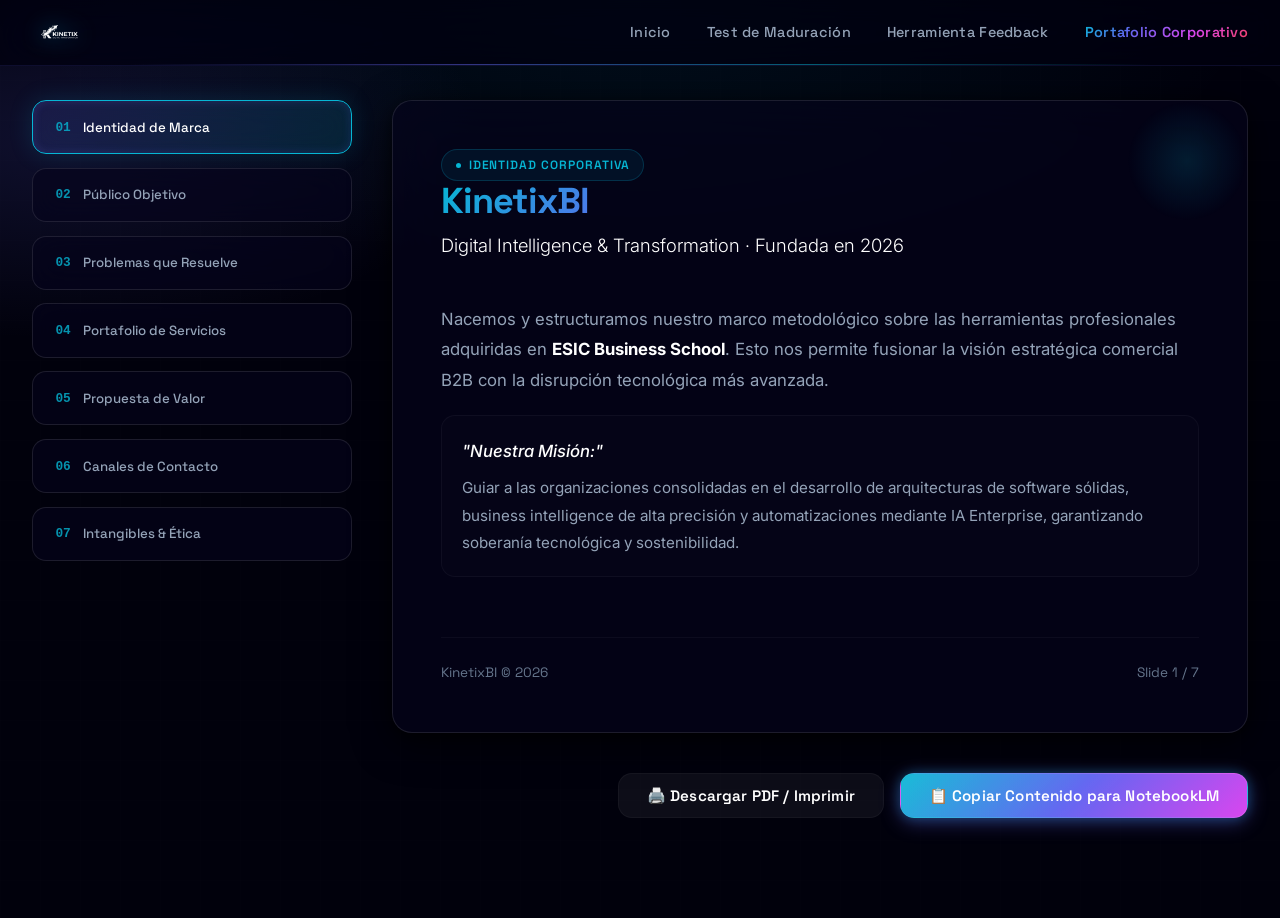
<file: portafolio.html>
<!DOCTYPE html>
<html lang="es">
<head>
  <meta charset="UTF-8">
  <meta name="viewport" content="width=device-width, initial-scale=1.0">
  <title>Portafolio Corporativo - KinetixBI</title>
  <meta name="description" content="Presentación interactiva y portafolio de servicios de transformación digital y deep tech - KinetixBI.">
  
  <!-- CSS Links (from design system) -->
  <link rel="stylesheet" href="css/design-system.css">
  <link rel="stylesheet" href="css/components.css">

  <style>
    /* Custom Presentation Layout Styles */
    body {
      background-color: var(--bg-main);
      background-image: 
        radial-gradient(ellipse 80% 50% at 50% 0%, rgba(6, 182, 212, 0.08), transparent 60%),
        radial-gradient(ellipse 60% 40% at 5% 15%, rgba(99, 102, 241, 0.15), transparent 55%),
        linear-gradient(rgba(255, 255, 255, 0.005) 1px, transparent 1px),
        linear-gradient(90deg, rgba(255, 255, 255, 0.005) 1px, transparent 1px);
      background-size: 100% 100%, 100% 100%, 40px 40px, 40px 40px;
      min-height: 100vh;
      display: flex;
      flex-direction: column;
    }

    .presentation-container {
      max-width: 1400px;
      width: 100%;
      margin: 100px auto 40px;
      padding: 0 2rem;
      display: grid;
      grid-template-columns: 320px 1fr;
      gap: 2.5rem;
      flex-grow: 1;
    }

    /* Menu lateral */
    .sidebar-menu {
      display: flex;
      flex-direction: column;
      gap: 0.85rem;
      position: sticky;
      top: 100px;
      height: fit-content;
    }

    .menu-item {
      background: var(--bg-glass);
      backdrop-filter: var(--blur-md);
      -webkit-backdrop-filter: var(--blur-md);
      border: 1px solid var(--glass-border);
      padding: 1.1rem 1.4rem;
      border-radius: var(--radius-md);
      color: var(--text-secondary);
      font-family: var(--font-sans);
      font-weight: 500;
      text-align: left;
      cursor: pointer;
      transition: var(--transition-smooth);
      display: flex;
      align-items: center;
      gap: 0.75rem;
    }

    .menu-item:hover {
      background: var(--bg-glass-hover);
      color: var(--text-primary);
      border-color: var(--primary-glow);
      transform: translateX(4px);
    }

    .menu-item.active {
      background: linear-gradient(135deg, rgba(99, 102, 241, 0.15) 0%, rgba(6, 182, 212, 0.15) 100%);
      color: var(--text-primary);
      border-color: var(--accent);
      box-shadow: 0 0 25px rgba(6, 182, 212, 0.15), inset 0 0 10px rgba(99, 102, 241, 0.2);
    }

    .menu-item-num {
      font-size: 0.8rem;
      font-weight: 700;
      color: var(--accent);
      opacity: 0.8;
      font-family: monospace;
    }

    /* Area de contenido / Slides */
    .slide-viewer {
      background: var(--bg-glass);
      backdrop-filter: var(--blur-lg);
      -webkit-backdrop-filter: var(--blur-lg);
      border: 1px solid var(--glass-border);
      border-radius: var(--radius-lg);
      padding: 3rem;
      min-height: 620px;
      box-shadow: var(--shadow-lg);
      position: relative;
      display: flex;
      flex-direction: column;
      justify-content: space-between;
      overflow: hidden;
    }

    .slide-viewer::after {
      content: '';
      position: absolute;
      top: 0; right: 0; width: 120px; height: 120px;
      background: radial-gradient(circle, rgba(6, 182, 212, 0.15) 0%, transparent 70%);
      pointer-events: none;
    }

    .slide {
      display: none;
      animation: slideFadeIn 0.5s var(--transition-slow) forwards;
    }

    .slide.active {
      display: flex;
      flex-direction: column;
      gap: 1.75rem;
    }

    @keyframes slideFadeIn {
      from {
        opacity: 0;
        transform: translateY(15px);
      }
      to {
        opacity: 1;
        transform: translateY(0);
      }
    }

    .slide-title {
      font-size: 2.25rem;
      font-weight: 800;
      font-family: var(--font-display);
      margin-bottom: 0.5rem;
    }

    .tech-tag {
      display: inline-flex;
      align-items: center;
      gap: 0.5rem;
      background: rgba(6, 182, 212, 0.08);
      border: 1px solid rgba(6, 182, 212, 0.2);
      border-radius: 99px;
      padding: 0.35rem 0.85rem;
      font-size: 0.75rem;
      font-weight: 600;
      letter-spacing: 0.08em;
      text-transform: uppercase;
      color: var(--accent);
      width: fit-content;
    }

    .slide-body {
      font-family: var(--font-body);
      color: var(--text-secondary);
      font-size: 1.05rem;
      line-height: 1.8;
    }

    .slide-body strong {
      color: var(--text-primary);
    }

    .slide-footer {
      border-top: 1px solid var(--border-subtle);
      padding-top: 1.5rem;
      margin-top: 2rem;
      display: flex;
      justify-content: space-between;
      align-items: center;
      color: var(--text-tertiary);
      font-size: 0.85rem;
    }

    /* Bullet List de Alta Gama */
    .tech-list {
      list-style: none;
      display: flex;
      flex-direction: column;
      gap: 0.95rem;
      margin: 1.2rem 0;
    }

    .tech-list-item {
      display: flex;
      align-items: flex-start;
      gap: 0.75rem;
    }

    .tech-list-icon {
      margin-top: 5px;
      color: var(--accent);
      flex-shrink: 0;
    }

    /* Grid de servicios */
    .services-presentation-grid {
      display: grid;
      grid-template-columns: repeat(2, 1fr);
      gap: 1.25rem;
      margin-top: 1rem;
    }

    .service-mini-card {
      background: rgba(255, 255, 255, 0.02);
      border: 1px solid var(--border-subtle);
      border-radius: var(--radius-md);
      padding: 1.25rem;
      transition: var(--transition-smooth);
    }

    .service-mini-card:hover {
      background: rgba(255, 255, 255, 0.04);
      border-color: var(--primary-glow);
      transform: translateY(-2px);
    }

    .service-mini-title {
      font-family: var(--font-sans);
      font-weight: 700;
      color: var(--text-primary);
      margin-bottom: 0.4rem;
      display: flex;
      align-items: center;
      gap: 0.5rem;
    }

    .service-mini-title span {
      color: var(--accent);
    }

    .service-mini-desc {
      font-size: 0.88rem;
      color: var(--text-secondary);
      line-height: 1.6;
    }

    /* Portafolio Sub-tabs */
    .portfolio-subtabs {
      display: flex;
      gap: 0.75rem;
      border-bottom: 1px solid var(--border-subtle);
      padding-bottom: 0.75rem;
      margin-bottom: 1rem;
    }

    .subtab-btn {
      background: transparent;
      border: none;
      color: var(--text-tertiary);
      font-family: var(--font-sans);
      font-weight: 600;
      font-size: 0.9rem;
      cursor: pointer;
      padding: 0.4rem 0.8rem;
      transition: var(--transition-fast);
      position: relative;
    }

    .subtab-btn:hover, .subtab-btn.active {
      color: var(--text-primary);
    }

    .subtab-btn.active::after {
      content: '';
      position: absolute;
      bottom: -0.85rem; left: 0; right: 0; height: 2px;
      background: var(--accent);
      box-shadow: 0 0 8px var(--accent-glow);
    }

    /* Responsive */
    @media (max-width: 1024px) {
      .presentation-container {
        grid-template-columns: 1fr;
        margin-top: 90px;
      }
      .sidebar-menu {
        position: static;
        flex-direction: row;
        overflow-x: auto;
        padding-bottom: 0.5rem;
      }
      .menu-item {
        white-space: nowrap;
      }
    }

    /* Print styles */
    @media print {
      body {
        background: #fff !important;
        color: #000 !important;
      }
      .navbar, .sidebar-menu, .copy-btn-container {
        display: none !important;
      }
      .presentation-container {
        grid-template-columns: 1fr;
        margin: 0;
        padding: 0;
      }
      .slide-viewer {
        border: none;
        box-shadow: none;
        background: transparent;
        padding: 0;
      }
      .slide {
        display: block !important;
        page-break-after: always;
        opacity: 1 !important;
      }
      .slide-title {
        color: #000 !important;
      }
      .service-mini-card {
        border: 1px solid #ccc !important;
        background: transparent !important;
        page-break-inside: avoid;
      }
      .text-gradient, .text-gradient-primary {
        background: none !important;
        -webkit-text-fill-color: initial !important;
        color: #000 !important;
      }
    }
  </style>
</head>
<body>

  <!-- Navigation (Uniform with main site) -->
  <nav class="navbar">
    <a href="index.html" class="logo">
      <img src="logo.png" alt="KinetixBI" class="navbar-logo-img" style="height: 30px;">
    </a>
    <div class="nav-links">
      <a href="index.html">Inicio</a>
      <a href="index.html#maturity-test">Test de Maduración</a>
      <a href="feedback.html">Herramienta Feedback</a>
      <a href="#" class="text-gradient-primary" style="font-weight: 600;">Portafolio Corporativo</a>
    </div>
  </nav>

  <!-- Presentation Main Container -->
  <div class="presentation-container">
    
    <!-- Left Sidebar Menu -->
    <div class="sidebar-menu">
      <button class="menu-item active" onclick="app.showSlide(0)">
        <span class="menu-item-num">01</span> Identidad de Marca
      </button>
      <button class="menu-item" onclick="app.showSlide(1)">
        <span class="menu-item-num">02</span> Público Objetivo
      </button>
      <button class="menu-item" onclick="app.showSlide(2)">
        <span class="menu-item-num">03</span> Problemas que Resuelve
      </button>
      <button class="menu-item" onclick="app.showSlide(3)">
        <span class="menu-item-num">04</span> Portafolio de Servicios
      </button>
      <button class="menu-item" onclick="app.showSlide(4)">
        <span class="menu-item-num">05</span> Propuesta de Valor
      </button>
      <button class="menu-item" onclick="app.showSlide(5)">
        <span class="menu-item-num">06</span> Canales de Contacto
      </button>
      <button class="menu-item" onclick="app.showSlide(6)">
        <span class="menu-item-num">07</span> Intangibles & Ética
      </button>
    </div>

    <!-- Right Presentation Viewer -->
    <div class="slide-viewer">
      
      <!-- SLIDE 1: IDENTIDAD -->
      <div class="slide active">
        <div>
          <div class="tech-tag">
            <span style="width: 5px; height: 5px; border-radius: 50%; background: var(--accent); display: inline-block;"></span>
            Identidad Corporativa
          </div>
          <h2 class="slide-title text-gradient-primary">KinetixBI</h2>
          <p style="font-size: 1.15rem; color: var(--text-primary); font-weight: 300; margin-bottom: 1rem;">
            Digital Intelligence & Transformation &middot; Fundada en 2026
          </p>
        </div>
        
        <div class="slide-body">
          <p style="margin-bottom: 1.25rem;">
            Nacemos y estructuramos nuestro marco metodológico sobre las herramientas profesionales adquiridas en <strong>ESIC Business School</strong>. Esto nos permite fusionar la visión estratégica comercial B2B con la disrupción tecnológica más avanzada.
          </p>
          
          <div style="background: rgba(255,255,255,0.01); border: 1px solid var(--border-subtle); border-radius: var(--radius-md); padding: 1.25rem; margin-top: 1rem;">
            <p style="font-style: italic; color: var(--text-primary); margin-bottom: 0.5rem; font-weight: 500;">"Nuestra Misión:"</p>
            <p style="font-size: 0.95rem; color: var(--text-secondary);">
              Guiar a las organizaciones consolidadas en el desarrollo de arquitecturas de software sólidas, business intelligence de alta precisión y automatizaciones mediante IA Enterprise, garantizando soberanía tecnológica y sostenibilidad.
            </p>
          </div>
        </div>
        
        <div class="slide-footer">
          <span>KinetixBI &copy; 2026</span>
          <span>Slide 1 / 7</span>
        </div>
      </div>

      <!-- SLIDE 2: TARGET -->
      <div class="slide">
        <div>
          <div class="tech-tag">Público Objetivo</div>
          <h2 class="slide-title text-gradient-primary">A Quién Nos Dirigimos</h2>
        </div>
        
        <div class="slide-body">
          <p style="margin-bottom: 1rem;">Diseñamos soluciones tecnológicas a medida enfocadas en tres perfiles corporativos clave:</p>
          
          <ul class="tech-list">
            <li class="tech-list-item">
              <svg class="tech-list-icon" width="18" height="18" fill="none" stroke="currentColor" stroke-width="2" viewBox="0 0 24 24"><path stroke-linecap="round" stroke-linejoin="round" d="M9 5l7 7-7 7"></path></svg>
              <div>
                <strong>Empresas B2B & B2C en Crecimiento:</strong> Organizaciones que tienen sistemas e información dispersos y buscan centralizar su operativa en una sola infraestructura interconectada.
              </div>
            </li>
            <li class="tech-list-item">
              <svg class="tech-list-icon" width="18" height="18" fill="none" stroke="currentColor" stroke-width="2" viewBox="0 0 24 24"><path stroke-linecap="round" stroke-linejoin="round" d="M9 5l7 7-7 7"></path></svg>
              <div>
                <strong>Direcciones de Tecnología (CTO) y Operaciones (COO):</strong> Líderes que buscan externalizar módulos avanzados o integraciones complejas de API a un equipo externo de ingeniería con altos estándares de desarrollo.
              </div>
            </li>
            <li class="tech-list-item">
              <svg class="tech-list-icon" width="18" height="18" fill="none" stroke="currentColor" stroke-width="2" viewBox="0 0 24 24"><path stroke-linecap="round" stroke-linejoin="round" d="M9 5l7 7-7 7"></path></svg>
              <div>
                <strong>Negocios Tradicionales en Transformación:</strong> Compañías que desean integrar Inteligencia Artificial, automatizaciones robóticas o Cloud Computing en sus flujos sin desestabilizar su negocio.
              </div>
            </li>
          </ul>
        </div>
        
        <div class="slide-footer">
          <span>KinetixBI &copy; 2026</span>
          <span>Slide 2 / 7</span>
        </div>
      </div>

      <!-- SLIDE 3: PROBLEMAS -->
      <div class="slide">
        <div>
          <div class="tech-tag">Eficiencia Operativa</div>
          <h2 class="slide-title text-gradient-primary">Desafíos que Resolvemos</h2>
        </div>
        
        <div class="slide-body">
          <p style="margin-bottom: 1.25rem;">Destrabamos el potencial de crecimiento de las empresas eliminando sus fricciones tecnológicas habituales:</p>
          
          <div style="display: grid; grid-template-columns: 1fr 1fr; gap: 1.25rem;">
            <div style="background: rgba(239, 68, 68, 0.03); border: 1px solid rgba(239, 68, 68, 0.15); padding: 1.25rem; border-radius: var(--radius-md);">
              <h4 style="color: #ef4444; font-family: var(--font-sans); margin-bottom: 0.5rem; display: flex; align-items: center; gap: 0.5rem;">
                <span style="display:inline-block; width: 6px; height: 6px; background:#ef4444; border-radius:50%;"></span>
                Silos & Desconexión
              </h4>
              <p style="font-size: 0.88rem; color: var(--text-secondary);">ERPs, CRMs y pasarelas de pago desconectados que obligan al personal a duplicar tareas y entorpecen la logística de los datos.</p>
            </div>
            
            <div style="background: rgba(245, 158, 11, 0.03); border: 1px solid rgba(245, 158, 11, 0.15); padding: 1.25rem; border-radius: var(--radius-md);">
              <h4 style="color: #f59e0b; font-family: var(--font-sans); margin-bottom: 0.5rem; display: flex; align-items: center; gap: 0.5rem;">
                <span style="display:inline-block; width: 6px; height: 6px; background:#f59e0b; border-radius:50%;"></span>
                Tareas Manuales
              </h4>
              <p style="font-size: 0.88rem; color: var(--text-secondary);">Procesamiento ineficiente de documentos, correos y reportes que restan horas operativas y aumentan el riesgo de error humano.</p>
            </div>

            <div style="background: rgba(6, 182, 212, 0.03); border: 1px solid rgba(6, 182, 212, 0.15); padding: 1.25rem; border-radius: var(--radius-md);">
              <h4 style="color: var(--accent); font-family: var(--font-sans); margin-bottom: 0.5rem; display: flex; align-items: center; gap: 0.5rem;">
                <span style="display:inline-block; width: 6px; height: 6px; background:var(--accent); border-radius:50%;"></span>
                Falta de Trazabilidad
              </h4>
              <p style="font-size: 0.88rem; color: var(--text-secondary);">Dificultad para tomar decisiones rápidas y asertivas por la falta de tableros de BI unificados y reportes automatizados en tiempo real.</p>
            </div>

            <div style="background: rgba(168, 85, 247, 0.03); border: 1px solid rgba(168, 85, 247, 0.15); padding: 1.25rem; border-radius: var(--radius-md);">
              <h4 style="color: var(--purple); font-family: var(--font-sans); margin-bottom: 0.5rem; display: flex; align-items: center; gap: 0.5rem;">
                <span style="display:inline-block; width: 6px; height: 6px; background:var(--purple); border-radius:50%;"></span>
                Complejidad en Adopción
              </h4>
              <p style="font-size: 0.88rem; color: var(--text-secondary);">Falta de capacitación o interfaces complicadas que hacen fracasar las iniciativas de implementación de IA o almacenamiento en la nube.</p>
            </div>
          </div>
        </div>
        
        <div class="slide-footer">
          <span>KinetixBI &copy; 2026</span>
          <span>Slide 3 / 7</span>
        </div>
      </div>

      <!-- SLIDE 4: PORTAFOLIO -->
      <div class="slide">
        <div>
          <div class="tech-tag">Catálogo Tecnológico</div>
          <h2 class="slide-title text-gradient-primary">Portafolio de Servicios</h2>
        </div>
        
        <div class="portfolio-subtabs">
          <button class="subtab-btn active" onclick="app.switchSubTab(0)">Soluciones Core</button>
          <button class="subtab-btn" onclick="app.switchSubTab(1)">Tecnologías de Frontera</button>
        </div>

        <div class="slide-body" style="flex-grow: 1;">
          <!-- Subtab 0: Core -->
          <div id="subtab-content-0" class="services-presentation-grid">
            <div class="service-mini-card">
              <h5 class="service-mini-title"><span>&middot;</span> Consultoría Estratégica</h5>
              <p class="service-mini-desc">Auditoría del ecosistema, diseño de arquitecturas robustas y hojas de ruta alineadas al retorno de inversión.</p>
            </div>
            <div class="service-mini-card">
              <h5 class="service-mini-title"><span>&middot;</span> Software a Medida</h5>
              <p class="service-mini-desc">Plataformas web, paneles interactivos, front-ends responsivos y APIs optimizadas con diseño UI/UX de alta fidelidad.</p>
            </div>
            <div class="service-mini-card">
              <h5 class="service-mini-title"><span>&middot;</span> Ecosistemas Digitales</h5>
              <p class="service-mini-desc">Integración fluida de sistemas existentes (CRMs heredados, ERPs como SAP, y pasarelas financieras de pago).</p>
            </div>
            <div class="service-mini-card">
              <h5 class="service-mini-title"><span>&middot;</span> Soporte y Evolución</h5>
              <p class="service-mini-desc">Acompañamiento y mantenimiento proactivo para asegurar el correcto funcionamiento y escalabilidad de tu software.</p>
            </div>
          </div>

          <!-- Subtab 1: Frontera (Deep Tech) -->
          <div id="subtab-content-1" class="services-presentation-grid" style="display: none;">
            <div class="service-mini-card">
              <h5 class="service-mini-title"><span>&middot;</span> Inteligencia Artificial</h5>
              <p class="service-mini-desc">Agentes autónomos de IA conversacionales y modelos predictivos para automatizar flujos corporativos.</p>
            </div>
            <div class="service-mini-card">
              <h5 class="service-mini-title"><span>&middot;</span> Big Data & Analytics</h5>
              <p class="service-mini-desc">Infraestructuras para ingesta masiva (Data Lakes) y reportes de BI avanzados en tiempo real.</p>
            </div>
            <div class="service-mini-card">
              <h5 class="service-mini-title"><span>&middot;</span> Cloud Computing</h5>
              <p class="service-mini-desc">Migración, DevOps y orquestación resiliente en la nube (AWS, Microsoft Azure, Google Cloud).</p>
            </div>
            <div class="service-mini-card">
              <h5 class="service-mini-title"><span>&middot;</span> Blockchain</h5>
              <p class="service-mini-desc">Contratos inteligentes inmutables (Smart Contracts) y trazabilidad segura de cadenas de suministro.</p>
            </div>
            <div class="service-mini-card" style="grid-column: span 2;">
              <h5 class="service-mini-title"><span>&middot;</span> IoT y Realidad Inmersiva (AR/VR)</h5>
              <p class="service-mini-desc">Telemetría de sensores en tiempo real junto con simulaciones tridimensionales inmersivas y gemelos digitales de activos físicos para entrenamiento y fuerza de venta B2B.</p>
            </div>
          </div>
        </div>
        
        <div class="slide-footer">
          <span>KinetixBI &copy; 2026</span>
          <span>Slide 4 / 7</span>
        </div>
      </div>

      <!-- SLIDE 5: PROPUESTA DE VALOR -->
      <div class="slide">
        <div>
          <div class="tech-tag">¿Por qué KinetixBI?</div>
          <h2 class="slide-title text-gradient-primary">Nuestra Propuesta de Valor</h2>
        </div>
        
        <div class="slide-body">
          <p style="margin-bottom: 1.25rem;">Nos diferenciamos de las agencias tradicionales mediante tres pilares operativos estratégicos:</p>
          
          <div style="background: rgba(99, 102, 241, 0.04); border: 1px solid rgba(99, 102, 241, 0.2); border-radius: var(--radius-md); padding: 1.5rem; margin-bottom: 1rem;">
            <h4 style="font-family: var(--font-sans); color: var(--text-primary); margin-bottom: 0.5rem; display: flex; align-items: center; gap: 0.5rem;">
              <span style="font-size: 1.25rem;">💎</span> Transparencia Radical (Centro de Seguimiento)
            </h4>
            <p style="font-size: 0.95rem; color: var(--text-secondary);">
              Acceso en tiempo real a la plataforma donde visualizas la construcción de tu software, commits de código y estado del proyecto sin misterios.
            </p>
          </div>

          <div style="background: rgba(6, 182, 212, 0.04); border: 1px solid rgba(6, 182, 212, 0.2); border-radius: var(--radius-md); padding: 1.5rem; margin-bottom: 1rem;">
            <h4 style="font-family: var(--font-sans); color: var(--text-primary); margin-bottom: 0.5rem; display: flex; align-items: center; gap: 0.5rem;">
              <span style="font-size: 1.25rem;">🎓</span> Enfoque de Negocios ESIC
            </h4>
            <p style="font-size: 0.95rem; color: var(--text-secondary);">
              No programamos solo por programar. Cada solución nace de una estrategia financiera, operativa y comercial diseñada para maximizar el ROI.
            </p>
          </div>

          <div style="background: rgba(217, 70, 239, 0.04); border: 1px solid rgba(217, 70, 239, 0.2); border-radius: var(--radius-md); padding: 1.5rem;">
            <h4 style="font-family: var(--font-sans); color: var(--text-primary); margin-bottom: 0.5rem; display: flex; align-items: center; gap: 0.5rem;">
              <span style="font-size: 1.25rem;">✨</span> UI/UX de Alta Gama
            </h4>
            <p style="font-size: 0.95rem; color: var(--text-secondary);">
              Interfaces sofisticadas que proyectan seriedad y modernidad, facilitando la adopción por parte de tus clientes y empleados.
            </p>
          </div>
        </div>
        
        <div class="slide-footer">
          <span>KinetixBI &copy; 2026</span>
          <span>Slide 5 / 7</span>
        </div>
      </div>

      <!-- SLIDE 6: CONTACTO -->
      <div class="slide">
        <div>
          <div class="tech-tag">Canales de Comunicación</div>
          <h2 class="slide-title text-gradient-primary">Contacto & Cotización</h2>
        </div>
        
        <div class="slide-body">
          <p style="margin-bottom: 1.5rem;">Hacemos que sea extremadamente sencillo iniciar la consultoría digital:</p>
          
          <div style="display: grid; grid-template-columns: 1fr 1fr; gap: 1.5rem;">
            
            <div style="background: rgba(255,255,255,0.01); border: 1px solid var(--border-subtle); border-radius: var(--radius-lg); padding: 1.75rem; text-align: center; display: flex; flex-direction: column; justify-content: space-between; align-items: center;">
              <div>
                <div style="width: 50px; height: 50px; background: rgba(6,182,212,0.1); border-radius: 50%; display: flex; align-items: center; justify-content: center; margin-bottom: 1rem; color: var(--accent);">
                  <svg width="24" height="24" fill="none" stroke="currentColor" stroke-width="2" viewBox="0 0 24 24"><path stroke-linecap="round" stroke-linejoin="round" d="M9 12h6m-6 4h6m2 5H7a2 2 0 01-2-2V5a2 2 0 012-2h5.586a1 1 0 01.707.293l5.414 5.414a1 1 0 01.293.707V19a2 2 0 01-2 2z"></path></svg>
                </div>
                <h4 style="font-family: var(--font-sans); margin-bottom: 0.5rem; color: var(--text-primary);">Consultoría Inteligente</h4>
                <p style="font-size: 0.88rem; color: var(--text-secondary); margin-bottom: 1rem;">Nuestra herramienta de onboarding web te guía paso a paso para estructurar tus requerimientos y generarte un brief corporativo automático.</p>
              </div>
              <a href="index.html" class="btn btn-primary" style="padding: 0.5rem 1.25rem; font-size: 0.85rem;">Iniciar Onboarding</a>
            </div>

            <div style="background: rgba(255,255,255,0.01); border: 1px solid var(--border-subtle); border-radius: var(--radius-lg); padding: 1.75rem; text-align: center; display: flex; flex-direction: column; justify-content: space-between; align-items: center;">
              <div>
                <div style="width: 50px; height: 50px; background: rgba(16,185,129,0.1); border-radius: 50%; display: flex; align-items: center; justify-content: center; margin-bottom: 1rem; color: var(--success);">
                  <svg width="24" height="24" fill="none" stroke="currentColor" stroke-width="2" viewBox="0 0 24 24"><path stroke-linecap="round" stroke-linejoin="round" d="M8 12h.01M12 12h.01M16 12h.01M21 12c0 4.418-4.03 8-9 8a9.863 9.863 0 01-4.255-.949L3 20l1.395-3.72C3.512 15.042 3 13.574 3 12c0-4.418 4.03-8 9-8s9 3.582 9 8z"></path></svg>
                </div>
                <h4 style="font-family: var(--font-sans); margin-bottom: 0.5rem; color: var(--text-primary);">WhatsApp de Negocios</h4>
                <p style="font-size: 0.88rem; color: var(--text-secondary); margin-bottom: 1rem;">Resuelve dudas o agenda una reunión directamente con nuestros consultores vía chat empresarial instantáneo.</p>
              </div>
              <a href="https://www.whatsapp.com/business/" target="_blank" class="btn" style="background: rgba(16,185,129,0.1); color: var(--success); border: 1px solid rgba(16,185,129,0.3); padding: 0.5rem 1.25rem; font-size: 0.85rem;">Escríbenos</a>
            </div>

          </div>
        </div>
        
        <div class="slide-footer">
          <span>KinetixBI &copy; 2026</span>
          <span>Slide 6 / 7</span>
        </div>
      </div>

      <!-- SLIDE 7: INTANGIBLES -->
      <div class="slide">
        <div>
          <div class="tech-tag">Activos Estratégicos</div>
          <h2 class="slide-title text-gradient-primary">Nuestros Intangibles</h2>
        </div>
        
        <div class="slide-body">
          <p style="margin-bottom: 1.25rem;">Nuestros activos inmateriales representan la garantía de calidad técnica y ética a largo plazo:</p>
          
          <div style="display: grid; grid-template-columns: repeat(2, 1fr); gap: 1.25rem;">
            <div style="background: rgba(255, 255, 255, 0.01); border: 1px solid var(--border-subtle); border-radius: var(--radius-md); padding: 1.25rem;">
              <h5 style="color: var(--text-primary); font-family: var(--font-sans); margin-bottom: 0.4rem; display: flex; align-items: center; gap: 0.5rem;">
                <span style="color: var(--accent);">✦</span>
                Soberanía Tecnológica
              </h5>
              <p style="font-size: 0.88rem; color: var(--text-secondary);">El código es de tu propiedad. Entregamos toda la documentación para que seas dueño de tu plataforma sin dependencias.</p>
            </div>
            
            <div style="background: rgba(255, 255, 255, 0.01); border: 1px solid var(--border-subtle); border-radius: var(--radius-md); padding: 1.25rem;">
              <h5 style="color: var(--text-primary); font-family: var(--font-sans); margin-bottom: 0.4rem; display: flex; align-items: center; gap: 0.5rem;">
                <span style="color: var(--accent);">✦</span>
                Gobernanza Ética
              </h5>
              <p style="font-size: 0.88rem; color: var(--text-secondary);">Modelos de IA seguros y auditables que cumplen estrictamente con la privacidad de datos (RGPD) y buenas prácticas éticas.</p>
            </div>

            <div style="background: rgba(255, 255, 255, 0.01); border: 1px solid var(--border-subtle); border-radius: var(--radius-md); padding: 1.25rem;">
              <h5 style="color: var(--text-primary); font-family: var(--font-sans); margin-bottom: 0.4rem; display: flex; align-items: center; gap: 0.5rem;">
                <span style="color: var(--accent);">✦</span>
                Metodología Ágil
              </h5>
              <p style="font-size: 0.88rem; color: var(--text-secondary);">Células de desarrollo altamente adaptativas que permiten ajustar prioridades a la velocidad de tu negocio.</p>
            </div>

            <div style="background: rgba(255, 255, 255, 0.01); border: 1px solid var(--border-subtle); border-radius: var(--radius-md); padding: 1.25rem;">
              <h5 style="color: var(--text-primary); font-family: var(--font-sans); margin-bottom: 0.4rem; display: flex; align-items: center; gap: 0.5rem;">
                <span style="color: var(--accent);">✦</span>
                Co-Creación
              </h5>
              <p style="font-size: 0.88rem; color: var(--text-secondary);">Colaboración estrecha y talleres conjuntos para asegurar una adopción de herramientas fluida por parte de tus empleados.</p>
            </div>
          </div>
        </div>
        
        <div class="slide-footer">
          <span>KinetixBI &copy; 2026</span>
          <span>Slide 7 / 7</span>
        </div>
      </div>

    </div>

  </div>

  <!-- Botones de Acción (NotebookLM / Print) -->
  <div class="copy-btn-container" style="max-width: 1400px; width: 100%; margin: 0 auto 100px; padding: 0 2rem; display: flex; justify-content: flex-end; gap: 1rem;">
    <button class="btn" style="background: rgba(255, 255, 255, 0.05); color: var(--text-primary); border: 1px solid var(--border-subtle);" onclick="window.print()">
      <span>🖨️ Descargar PDF / Imprimir</span>
    </button>
    <button id="copy-markdown-btn" class="btn btn-primary" onclick="app.copyMarkdown()">
      <span>📋 Copiar Contenido para NotebookLM</span>
    </button>
  </div>

  <script>
    const app = {
      currentSlideIndex: 0,
      
      showSlide(index) {
        this.currentSlideIndex = index;
        
        // Actualizar menú lateral
        const menuItems = document.querySelectorAll('.menu-item');
        menuItems.forEach((item, idx) => {
          if (idx === index) {
            item.classList.add('active');
          } else {
            item.classList.remove('active');
          }
        });

        // Actualizar vista de Slides
        const slides = document.querySelectorAll('.slide');
        slides.forEach((slide, idx) => {
          if (idx === index) {
            slide.classList.add('active');
          } else {
            slide.classList.remove('active');
          }
        });
      },

      switchSubTab(index) {
        // Actualizar pestañas del portafolio
        const tabs = document.querySelectorAll('.subtab-btn');
        tabs.forEach((tab, idx) => {
          if (idx === index) {
            tab.classList.add('active');
          } else {
            tab.classList.remove('active');
          }
        });

        // Actualizar contenido de sub-tabs
        const contents = [document.getElementById('subtab-content-0'), document.getElementById('subtab-content-1')];
        contents.forEach((content, idx) => {
          if (idx === index) {
            content.style.display = 'grid';
          } else {
            content.style.display = 'none';
          }
        });
      },

      copyMarkdown() {
        const markdownContent = `# Portafolio de Servicios - KinetixBI (Digital Intelligence & Transformation)
...`; // Aquí pondremos el contenido real mediante fetch o inyectado para que lo copie directo

        // Fetch local del archivo de markdown para evitar duplicar código en el string
        fetch('portafolio_notebooklm.md')
          .then(res => res.text())
          .then(text => {
            navigator.clipboard.writeText(text).then(() => {
              const btn = document.getElementById('copy-markdown-btn');
              const origText = btn.innerHTML;
              btn.innerHTML = '<span>✅ Copiado Correctamente!</span>';
              btn.style.boxShadow = '0 0 25px rgba(16, 185, 129, 0.6)';
              setTimeout(() => {
                btn.innerHTML = origText;
                btn.style.boxShadow = '';
              }, 2000);
            });
          })
          .catch(err => {
            console.error('Error cargando markdown para copiar:', err);
          });
      }
    };
  </script>
</body>
</html>
</file>
<file: css/design-system.css>
/* ==========================================================================
   Design System - KinetixBI (Deep Tech / Neural Network Overload)
   ========================================================================== */

@import url('https://fonts.googleapis.com/css2?family=Space+Grotesk:wght@300;400;500;700;800&family=Inter:wght@300;400;500;600&display=swap');

:root {
  /* ── Color Palette ── Deep Dark & Hyper-Electric */
  --bg-main:    #01010c;
  --bg-surface: #03021a;
  --bg-glass:   rgba(5, 4, 28, 0.62);
  --bg-glass-hover: rgba(8, 6, 38, 0.82);

  --primary:        #6366f1;
  --primary-glow:   rgba(99, 102, 241, 0.50);
  --secondary:      #d946ef;
  --secondary-glow: rgba(217, 70, 239, 0.50);
  --accent:         #06b6d4;
  --accent-glow:    rgba(6, 182, 212, 0.55);
  --purple:         #a855f7;
  --purple-glow:    rgba(168, 85, 247, 0.50);
  --fuchsia:        #f43f5e;
  --fuchsia-glow:   rgba(244, 63, 94, 0.50);
  --logo-glow:      rgba(6, 182, 212, 0.65);

  --glow-intense: 0 0 30px rgba(99,102,241,0.7), 0 0 60px rgba(6,182,212,0.4);
  --hero-glow:    0 0 80px rgba(99,102,241,0.35), 0 0 120px rgba(217,70,239,0.2);

  --text-primary:   #ffffff;
  --text-secondary: #94a3b8;
  --text-tertiary:  #64748b;

  --success: #10b981;
  --warning: #f59e0b;
  --danger:  #ef4444;

  --border-subtle:    rgba(255, 255, 255, 0.04);
  --border-highlight: rgba(255, 255, 255, 0.14);
  --border-focus:     rgba(99, 102, 241, 0.55);
  --glass-border:     rgba(255, 255, 255, 0.10);

  /* ── Typography ── Space Grotesk */
  --font-sans:    'Space Grotesk', -apple-system, BlinkMacSystemFont, sans-serif;
  --font-display: 'Space Grotesk', -apple-system, BlinkMacSystemFont, sans-serif;
  --font-body:    'Inter', -apple-system, BlinkMacSystemFont, sans-serif;

  /* ── Shadows ── */
  --shadow-sm:   0 4px 6px -1px rgba(0,0,0,0.6), 0 2px 4px -1px rgba(0,0,0,0.4);
  --shadow-lg:   0 10px 40px -3px rgba(0,0,0,0.8), 0 4px 14px -2px rgba(0,0,0,0.6);
  --shadow-glow: 0 0 30px var(--primary-glow);
  --blur-md:     blur(14px);
  --blur-lg:     blur(28px);

  /* ── Transitions ── */
  --transition-fast:   0.15s ease-in-out;
  --transition-smooth: 0.3s cubic-bezier(0.4, 0, 0.2, 1);
  --transition-slow:   0.6s cubic-bezier(0.22, 1, 0.36, 1);

  /* ── Radii ── */
  --radius-md: 14px;
  --radius-lg: 20px;
  --radius-xl: 28px;
}

/* ── Reset ── */
* { box-sizing: border-box; margin: 0; padding: 0; }

html { scroll-behavior: smooth; font-size: 16px; }

body {
  background-color: var(--bg-main);
  color: var(--text-primary);
  font-family: var(--font-sans);
  line-height: 1.6;
  overflow-x: hidden;
  -webkit-font-smoothing: antialiased;
  -moz-osx-font-smoothing: grayscale;
}

/* ── Deep Tech Neural Background ── */
.global-bg {
  position: fixed;
  top: 0; left: 0;
  width: 100vw; height: 100vh;
  z-index: -1;
  pointer-events: none;
  background-color: #01010c;
  background-image:
    radial-gradient(ellipse 80% 50% at 50% 0%,   rgba(6,182,212,0.10),  transparent 60%),
    radial-gradient(ellipse 60% 40% at 5%  15%,   rgba(99,102,241,0.18), transparent 55%),
    radial-gradient(ellipse 50% 35% at 95% 10%,   rgba(217,70,239,0.15), transparent 55%),
    radial-gradient(ellipse 55% 45% at 10% 90%,   rgba(168,85,247,0.14), transparent 60%),
    radial-gradient(ellipse 45% 40% at 90% 85%,   rgba(244,63,94,0.10),  transparent 55%),
    radial-gradient(ellipse 40% 30% at 70% 45%,   rgba(6,182,212,0.07),  transparent 50%),
    linear-gradient(rgba(99,102,241,0.04) 1px, transparent 1px),
    linear-gradient(90deg, rgba(99,102,241,0.04) 1px, transparent 1px),
    linear-gradient(rgba(255,255,255,0.012) 1px, transparent 1px),
    linear-gradient(90deg, rgba(255,255,255,0.012) 1px, transparent 1px);
  background-size:
    100% 100%, 100% 100%, 100% 100%,
    100% 100%, 100% 100%, 100% 100%,
    28px 28px, 28px 28px,
    140px 140px, 140px 140px;
}

/* ── Typography ── */
h1, h2, h3, h4, h5, h6 {
  font-family: var(--font-display);
  font-weight: 700;
  line-height: 1.15;
  margin-bottom: 1rem;
  letter-spacing: -0.025em;
}

p { font-family: var(--font-body); color: var(--text-secondary); }

.hero-title {
  font-size: clamp(3.2rem, 8vw, 7rem);
  font-weight: 800;
  letter-spacing: -0.045em;
  line-height: 1.05;
}

.section-title {
  font-size: clamp(2rem, 4vw, 3.5rem);
  font-weight: 800;
  letter-spacing: -0.035em;
}

.text-gradient {
  background: linear-gradient(135deg, #e2e8f0 0%, #a855f7 45%, #d946ef 100%);
  -webkit-background-clip: text;
  -webkit-text-fill-color: transparent;
  background-clip: text;
}

.text-gradient-primary {
  background: linear-gradient(135deg, var(--accent) 0%, var(--primary) 30%, var(--secondary) 65%, var(--fuchsia) 100%);
  -webkit-background-clip: text;
  -webkit-text-fill-color: transparent;
  background-clip: text;
}

.text-gradient-cyber {
  background: linear-gradient(135deg, #fff 0%, var(--accent) 40%, var(--primary) 100%);
  -webkit-background-clip: text;
  -webkit-text-fill-color: transparent;
  background-clip: text;
}

/* ── Layout ── */
.container { max-width: 1320px; margin: 0 auto; padding: 0 2rem; }

.flex            { display: flex; }
.flex-col        { flex-direction: column; }
.items-center    { align-items: center; }
.justify-between { justify-content: space-between; }
.justify-center  { justify-content: center; }
.gap-2 { gap: 0.5rem; }
.gap-4 { gap: 1rem; }
.gap-6 { gap: 1.5rem; }
.gap-8 { gap: 2rem; }

.grid          { display: grid; }
.grid-cols-2   { grid-template-columns: repeat(2, 1fr); }
.grid-cols-3   { grid-template-columns: repeat(3, 1fr); }

/* ── Scrollbar ── */
::-webkit-scrollbar        { width: 6px; }
::-webkit-scrollbar-track  { background: var(--bg-main); }
::-webkit-scrollbar-thumb  { background: rgba(99,102,241,0.4); border-radius: 3px; }
::-webkit-scrollbar-thumb:hover { background: rgba(99,102,241,0.7); }

/* ── SPA Views ── */
.view-section { display: none; opacity: 0; transition: opacity var(--transition-smooth); }
.view-section.active { display: block; opacity: 1; }
</file>
<file: css/components.css>
/* ==========================================================================
   Components - KinetixBI  (Deep Tech Overload — Premium Edition)
   ========================================================================== */

/* ── Navbar ── */
.navbar {
  position: fixed;
  top: 0;
  width: 100%;
  padding: 1.1rem 2rem;
  background: rgba(1, 1, 14, 0.75);
  backdrop-filter: blur(20px) saturate(160%);
  -webkit-backdrop-filter: blur(20px) saturate(160%);
  border-bottom: 1px solid rgba(99, 102, 241, 0.12);
  z-index: 100;
  display: flex;
  justify-content: space-between;
  align-items: center;
}

.navbar::after {
  content: '';
  position: absolute;
  bottom: 0; left: 10%; right: 10%; height: 1px;
  background: linear-gradient(90deg, transparent, rgba(99,102,241,0.5), rgba(6,182,212,0.5), transparent);
  pointer-events: none;
}

.logo {
  font-family: var(--font-display);
  font-weight: 800;
  font-size: 1.5rem;
  color: var(--text-primary);
  text-decoration: none;
  display: flex;
  align-items: center;
  gap: 0.5rem;
}

.logo-icon {
  width: 32px; height: 32px;
  background: linear-gradient(135deg, var(--accent), var(--primary));
  border-radius: 8px;
  display: flex; align-items: center; justify-content: center;
  font-size: 1.2rem;
  box-shadow: 0 0 18px var(--primary-glow);
}

.nav-links { display: flex; gap: 2.25rem; }

.nav-links a {
  color: var(--text-secondary);
  text-decoration: none;
  font-size: 0.9rem;
  font-weight: 500;
  letter-spacing: 0.02em;
  transition: var(--transition-fast);
}

.nav-links a:hover {
  color: var(--text-primary);
  text-shadow: 0 0 12px rgba(255,255,255,0.4), 0 0 24px var(--primary-glow);
}

/* ── Buttons ── */
.btn {
  display: inline-flex;
  align-items: center; justify-content: center;
  padding: 0.75rem 1.75rem;
  border-radius: var(--radius-md);
  font-weight: 600;
  font-size: 0.95rem;
  cursor: pointer;
  transition: var(--transition-smooth);
  border: none;
  text-decoration: none;
  font-family: var(--font-sans);
  letter-spacing: 0.01em;
}

.btn-primary {
  background: linear-gradient(135deg, var(--accent) 0%, var(--primary) 50%, var(--secondary) 100%);
  color: #fff;
  box-shadow: 0 4px 20px rgba(99,102,241,0.4), 0 0 12px rgba(6,182,212,0.3);
  border: 1px solid rgba(255,255,255,0.12);
  position: relative; overflow: hidden;
}
.btn-primary::before {
  content: '';
  position: absolute; inset: 0;
  background: linear-gradient(135deg, rgba(255,255,255,0.08) 0%, transparent 60%);
  border-radius: inherit;
  pointer-events: none;
}
.btn-primary:hover {
  transform: translateY(-2px);
  box-shadow: 0 0 35px rgba(217,70,239,0.6), 0 0 18px rgba(6,182,212,0.7);
  border-color: rgba(255,255,255,0.25);
}

.btn-outline {
  background: transparent;
  color: var(--text-primary);
  border: 1px solid var(--border-highlight);
}
.btn-outline:hover {
  background: rgba(255,255,255,0.04);
  border-color: var(--text-secondary);
}

.btn-floating {
  position: fixed;
  bottom: 2rem; right: 2rem;
  z-index: 90;
  padding: 1rem 2rem;
  border-radius: 999px;
  font-size: 1rem; font-weight: 600;
  animation: float 3s ease-in-out infinite;
}

@keyframes float {
  0%   { transform: translateY(0px); }
  50%  { transform: translateY(-10px); }
  100% { transform: translateY(0px); }
}

/* ── Glass Cards (Base) ── */
.glass-card {
  background: var(--bg-glass);
  backdrop-filter: blur(20px) saturate(180%);
  -webkit-backdrop-filter: blur(20px) saturate(180%);
  border: 1px solid rgba(255,255,255,0.07);
  border-top: 1px solid rgba(255,255,255,0.18);
  border-left: 1px solid rgba(255,255,255,0.10);
  border-radius: var(--radius-xl);
  padding: 2.5rem;
  box-shadow: var(--shadow-lg), 0 0 0 1px rgba(99,102,241,0.05) inset;
  transition: var(--transition-smooth);
  position: relative;
  overflow: hidden;
}
.glass-card::before {
  content: '';
  position: absolute; top: 0; left: 0; right: 0;
  height: 1px;
  background: linear-gradient(90deg, transparent, rgba(6,182,212,0.5), rgba(168,85,247,0.5), transparent);
  pointer-events: none;
}
.glass-card:hover {
  background: var(--bg-glass-hover);
  border-color: rgba(99,102,241,0.3);
  border-top-color: rgba(255,255,255,0.3);
  transform: translateY(-6px);
  box-shadow:
    0 24px 50px rgba(0,0,0,0.7),
    0 0 30px rgba(6,182,212,0.2),
    0 0 20px rgba(217,70,239,0.2);
}

/* ── Scroll Animation ── */
.scroll-anim {
  opacity: 0;
  transform: translateY(35px);
  transition: opacity 0.85s cubic-bezier(0.25,0.8,0.25,1), transform 0.85s cubic-bezier(0.25,0.8,0.25,1);
}
.scroll-anim.in-view { opacity: 1; transform: translateY(0); }

/* ── Form & Inputs ── */
.input-group { display: flex; flex-direction: column; gap: 0.5rem; margin-bottom: 1.5rem; text-align: left; }
.input-label { font-size: 0.9rem; font-weight: 500; color: var(--text-secondary); font-family: var(--font-sans); }

.input-field, .textarea-field {
  background: rgba(0,0,0,0.45);
  border: 1px solid var(--border-highlight);
  border-radius: var(--radius-md);
  color: var(--text-primary);
  padding: 0.85rem 1rem;
  font-family: var(--font-body);
  font-size: 0.95rem;
  transition: var(--transition-fast);
  width: 100%;
}
.textarea-field { min-height: 120px; resize: vertical; }
.input-field:focus, .textarea-field:focus {
  outline: none;
  border-color: var(--primary);
  box-shadow: 0 0 0 3px rgba(99,102,241,0.22);
  background: rgba(0,0,0,0.65);
}

/* ── Checkbox Cards ── */
.check-card-grid { display: grid; grid-template-columns: repeat(auto-fit, minmax(180px, 1fr)); gap: 1rem; }
.check-card {
  background: rgba(255,255,255,0.025);
  border: 1px solid var(--border-subtle);
  border-radius: var(--radius-md);
  padding: 1rem; cursor: pointer;
  transition: var(--transition-fast);
  display: flex; align-items: center; gap: 0.75rem;
}
.check-card:hover { background: rgba(255,255,255,0.05); border-color: var(--border-highlight); }
.check-card input[type="checkbox"] { display: none; }
.check-indicator {
  width: 20px; height: 20px;
  border: 1px solid var(--border-highlight);
  border-radius: 6px;
  display: flex; align-items: center; justify-content: center;
  transition: var(--transition-fast);
}
.check-card input[type="checkbox"]:checked + .check-indicator { background: var(--primary); border-color: var(--primary); }
.check-card input[type="checkbox"]:checked + .check-indicator::after { content: '✓'; color: #fff; font-size: 12px; font-weight: bold; }
.check-card input[type="checkbox"]:checked ~ span { color: #fff; font-weight: 500; }

/* ── Timeline (Hub) ── */
.timeline { position: relative; padding-left: 2rem; }
.timeline::before { content: ''; position: absolute; left: 0; top: 0; bottom: 0; width: 2px; background: var(--border-subtle); }
.timeline-item { position: relative; margin-bottom: 2.5rem; transition: var(--transition-smooth); }
.timeline-item:last-child { margin-bottom: 0; }
.timeline-icon {
  position: absolute; left: -2.6rem;
  width: 20px; height: 20px; border-radius: 50%;
  background: var(--bg-surface); border: 2px solid var(--border-highlight);
  display: flex; align-items: center; justify-content: center;
  transition: var(--transition-smooth);
}
.timeline-item.completed .timeline-icon { background: var(--success); border-color: var(--success); box-shadow: 0 0 10px rgba(16,185,129,0.4); }
.timeline-item.completed .timeline-icon::after { content: '✓'; color: #fff; font-size: 10px; font-weight: bold; }
.timeline-item.active .timeline-icon { border-color: var(--primary); background: var(--primary); box-shadow: 0 0 15px var(--primary-glow); animation: pulse-ring 2s infinite; }
@keyframes pulse-ring {
  0%   { box-shadow: 0 0 0 0 rgba(99,102,241,0.4); }
  70%  { box-shadow: 0 0 0 10px rgba(99,102,241,0); }
  100% { box-shadow: 0 0 0 0 rgba(99,102,241,0); }
}
.timeline-content h4 { margin-bottom: 0.25rem; color: var(--text-primary); font-size: 1.05rem; }
.timeline-item.pending .timeline-content h4 { color: var(--text-tertiary); }

/* ── Navbar Logo ── */
.navbar-logo-img {
  height: 44px; width: auto; object-fit: contain;
  display: block; transition: var(--transition-smooth);
  /* Make dark navy text appear white on dark bg */
  filter: brightness(0) invert(1) drop-shadow(0 0 10px rgba(6,182,212,0.55));
}
.navbar-logo-img:hover {
  transform: scale(1.04);
  filter: brightness(0) invert(1) drop-shadow(0 0 22px rgba(6,182,212,0.9));
}

/* ── Preloader ── */
.preloader {
  position: fixed; top: 0; left: 0;
  width: 100%; height: 100%;
  background-color: var(--bg-main);
  z-index: 9999;
  display: flex; flex-direction: column;
  justify-content: center; align-items: center;
  transition: opacity 0.8s cubic-bezier(0.77,0,0.175,1), visibility 0.8s;
}
.preloader.fade-out { opacity: 0; visibility: hidden; pointer-events: none; }
.preloader-logo {
  width: 190px; height: auto; margin-bottom: 2.5rem;
  filter: drop-shadow(0 0 20px rgba(99,102,241,0.4));
  animation: preloader-pulse 2s infinite ease-in-out;
  object-fit: contain;
}
.preloader-bar-container {
  width: 220px; height: 3px;
  background: rgba(255,255,255,0.05);
  border-radius: 4px; overflow: hidden;
}
.preloader-bar {
  height: 100%; width: 0;
  background: linear-gradient(90deg, var(--accent), var(--primary), var(--secondary));
  animation: preloader-loading 1.8s forwards cubic-bezier(0.1,0.8,0.1,1);
}
@keyframes preloader-pulse {
  0%   { transform: scale(0.97); filter: drop-shadow(0 0 15px rgba(99,102,241,0.25)); }
  50%  { transform: scale(1.03); filter: drop-shadow(0 0 40px rgba(99,102,241,0.7)); }
  100% { transform: scale(0.97); filter: drop-shadow(0 0 15px rgba(99,102,241,0.25)); }
}
@keyframes preloader-loading { 0% { width: 0; } 100% { width: 100%; } }

/* ── CTA Image Button ── */
.cta-image-container {
  display: inline-block; cursor: pointer;
  position: relative;
  transition: var(--transition-smooth);
  background: transparent !important;
  border: none !important;
  box-shadow: none !important;
  padding: 0; vertical-align: middle;
  border-radius: 0;
  overflow: visible;
}
.cta-image-btn {
  display: block;
  width: 520px;
  max-width: 90vw;
  height: auto;
  border-radius: 0;
  transition: var(--transition-smooth);
  filter: drop-shadow(0 10px 30px rgba(0,0,0,0.6));
  mix-blend-mode: screen;
}

/* Halo glow ring — NO white background */
.cta-image-container::before {
  content: '';
  position: absolute; top: -10px; left: -10px; right: -10px; bottom: -10px;
  border-radius: 22px;
  background: radial-gradient(ellipse at center,
    rgba(6,182,212,0.30) 0%,
    rgba(217,70,239,0.20) 40%,
    transparent 70%);
  opacity: 0;
  z-index: -1;
  transition: var(--transition-smooth);
  animation: cta-halo-pulse 4s ease-in-out infinite;
}

@keyframes cta-halo-pulse {
  0%,100% { opacity: 0.3; transform: scale(0.98); }
  50%      { opacity: 0.7; transform: scale(1.04); }
}

.cta-image-container:hover { transform: translateY(-6px) scale(1.04); }
.cta-image-container:hover .cta-image-btn {
  filter:
    drop-shadow(0 18px 35px rgba(0,0,0,0.75))
    drop-shadow(0 0 25px rgba(99,102,241,0.6))
    drop-shadow(0 0 12px rgba(6,182,212,0.8));
}
.cta-image-container:hover::before { opacity: 1; transform: scale(1.1); }

/* Sheen sweep */
.cta-image-container::after {
  content: '';
  position: absolute; top: 0; left: -75%; width: 50%; height: 100%;
  background: linear-gradient(to right, rgba(255,255,255,0) 0%, rgba(255,255,255,0.28) 50%, rgba(255,255,255,0) 100%);
  transform: skewX(-25deg);
  pointer-events: none;
  border-radius: 14px;
  animation: cta-sheen 7s infinite ease-in-out;
}
@keyframes cta-sheen { 0% { left: -75%; } 12% { left: 125%; } 100% { left: 125%; } }

/* ── Footer ── */
.footer {
  background: rgba(1,1,14,0.90);
  backdrop-filter: var(--blur-lg);
  -webkit-backdrop-filter: var(--blur-lg);
  border-top: 1px solid rgba(99,102,241,0.12);
  padding: 5rem 2rem 2rem;
  position: relative; overflow: hidden;
  z-index: 10; margin-top: 8rem;
}
.footer::before {
  content: '';
  position: absolute; top: 0; left: 5%; right: 5%; height: 1px;
  background: linear-gradient(90deg, transparent, var(--primary), var(--accent), var(--secondary), transparent);
  opacity: 0.4;
}
.footer-grid {
  max-width: 1320px; margin: 0 auto;
  display: grid; grid-template-columns: 2fr 1fr 1.5fr;
  gap: 4rem; margin-bottom: 4rem;
}
.footer-brand { display: flex; flex-direction: column; gap: 1.5rem; }
.footer-logo-img {
  height: 54px; width: auto; align-self: flex-start;
  filter: brightness(0) invert(1) drop-shadow(0 0 14px rgba(99,102,241,0.4));
  transition: var(--transition-smooth);
}
.footer-logo-img:hover { filter: brightness(0) invert(1) drop-shadow(0 0 28px var(--logo-glow)); }
.footer-desc { font-size: 0.95rem; line-height: 1.7; color: var(--text-secondary); max-width: 420px; }
.footer-title {
  font-family: var(--font-display); color: var(--text-primary);
  font-size: 1rem; font-weight: 700; margin-bottom: 1.5rem;
  text-transform: uppercase; letter-spacing: 0.08em;
}
.footer-links { display: flex; flex-direction: column; gap: 1rem; }
.footer-links a { color: var(--text-secondary); text-decoration: none; font-size: 0.9rem; transition: var(--transition-fast); width: fit-content; }
.footer-links a:hover { color: var(--text-primary); text-shadow: 0 0 10px rgba(255,255,255,0.3); transform: translateX(4px); }
.footer-contact { display: flex; flex-direction: column; gap: 1rem; }
.footer-contact-item { display: flex; align-items: center; gap: 0.75rem; color: var(--text-secondary); font-size: 0.9rem; }
.footer-contact-item svg { width: 18px; height: 18px; stroke: var(--accent); flex-shrink: 0; }
.footer-bottom {
  max-width: 1320px; margin: 0 auto;
  border-top: 1px solid rgba(255,255,255,0.04);
  padding-top: 2rem;
  display: flex; justify-content: space-between; align-items: center;
  font-size: 0.82rem; color: var(--text-tertiary);
}
.footer-bottom-links { display: flex; gap: 1.5rem; }
.footer-bottom-links a { color: var(--text-tertiary); text-decoration: none; transition: var(--transition-fast); }
.footer-bottom-links a:hover { color: var(--text-secondary); }

@media (max-width: 768px) {
  .footer-grid { grid-template-columns: 1fr; gap: 3rem; }
  .footer-bottom { flex-direction: column; gap: 1rem; text-align: center; }
}

/* ══════════════════════════════════════════════════════════
   SERVICE CARDS — Premium Cybertech Glassmorphism
   ══════════════════════════════════════════════════════════ */
.service-card {
  background: rgba(8, 6, 32, 0.58);
  backdrop-filter: blur(20px) saturate(180%);
  -webkit-backdrop-filter: blur(20px) saturate(180%);
  border: 1px solid rgba(99,102,241,0.18);
  border-top: 1px solid rgba(255,255,255,0.20);
  border-left: 1px solid rgba(255,255,255,0.12);
  border-radius: 20px;
  padding: 2.75rem 1.75rem;
  text-align: center;
  transition: var(--transition-smooth);
  display: flex; flex-direction: column;
  align-items: center; gap: 1.25rem;
  box-shadow: 0 12px 40px rgba(0,0,0,0.55), 0 0 0 1px rgba(99,102,241,0.04) inset;
  position: relative; overflow: hidden;
}

/* Holographic top-edge gradient */
.service-card::before {
  content: '';
  position: absolute; top: 0; left: 0; right: 0; height: 1px;
  background: linear-gradient(90deg, transparent, rgba(6,182,212,0.6), rgba(168,85,247,0.6), transparent);
  pointer-events: none;
}

/* Radial glow inner fill */
.service-card::after {
  content: '';
  position: absolute; top: 0; left: 0; right: 0; bottom: 0;
  border-radius: 20px;
  background: radial-gradient(circle at 50% 0%, rgba(99,102,241,0.18), transparent 65%);
  opacity: 0.6;
  pointer-events: none;
  transition: var(--transition-smooth);
}

.service-card:hover {
  transform: translateY(-10px);
  border-color: rgba(6,182,212,0.40);
  box-shadow:
    0 24px 50px rgba(0,0,0,0.65),
    0 0 35px rgba(6,182,212,0.28),
    0 0 60px rgba(99,102,241,0.12);
}
.service-card:hover::after {
  background: radial-gradient(circle at 50% 0%, rgba(6,182,212,0.25), transparent 65%);
}

.service-card.highlighted {
  border-color: rgba(6,182,212,0.50);
  box-shadow:
    0 18px 45px rgba(0,0,0,0.65),
    0 0 30px rgba(6,182,212,0.45),
    0 0 60px rgba(217,70,239,0.18);
  background: rgba(4, 16, 42, 0.78);
}
.service-card.highlighted::after {
  background: radial-gradient(circle at 50% 0%, rgba(6,182,212,0.35), transparent 65%);
  opacity: 0.85;
}

.service-card-icon-container {
  width: 68px; height: 68px;
  background: rgba(99,102,241,0.10);
  border: 1px solid rgba(99,102,241,0.30);
  border-radius: 14px;
  display: flex; align-items: center; justify-content: center;
  box-shadow: 0 0 18px rgba(99,102,241,0.18);
  transition: var(--transition-smooth);
  position: relative; z-index: 1;
}
.service-card:hover .service-card-icon-container {
  background: rgba(6,182,212,0.15);
  border-color: var(--accent);
  box-shadow: 0 0 25px rgba(6,182,212,0.45);
  transform: rotate(6deg) scale(1.08);
}
.service-card-title {
  font-family: var(--font-display);
  font-size: 1.15rem; font-weight: 700;
  color: #fff; margin-top: 0.5rem;
  letter-spacing: -0.01em;
  position: relative; z-index: 1;
}
.service-card-desc {
  font-size: 0.85rem; color: var(--text-secondary);
  line-height: 1.65; position: relative; z-index: 1;
}
.service-card-link {
  font-size: 0.85rem; color: var(--accent);
  text-decoration: none; font-weight: 600;
  margin-top: auto;
  display: inline-flex; align-items: center; gap: 0.3rem;
  transition: var(--transition-fast);
  position: relative; z-index: 1;
}
.service-card-link:hover {
  color: #fff;
  text-shadow: 0 0 12px rgba(6,182,212,0.7);
}

/* ══════════════════════════════════════════════════════════
   TESTIMONIAL CARDS — Holographic Glass
   ══════════════════════════════════════════════════════════ */
.testimonial-card {
  background: rgba(6, 4, 24, 0.65);
  backdrop-filter: blur(20px) saturate(180%);
  -webkit-backdrop-filter: blur(20px) saturate(180%);
  border: 1px solid rgba(255,255,255,0.07);
  border-top: 1px solid rgba(255,255,255,0.18);
  border-left: 1px solid rgba(255,255,255,0.10);
  border-radius: 20px;
  padding: 2.5rem;
  box-shadow: 0 12px 40px rgba(0,0,0,0.65), 0 0 0 1px rgba(168,85,247,0.04) inset;
  transition: var(--transition-smooth);
  display: flex; flex-direction: column;
  justify-content: space-between; gap: 1.5rem;
  height: 100%; position: relative; overflow: hidden;
}
.testimonial-card::before {
  content: '';
  position: absolute; top: 0; left: 0; right: 0; height: 1px;
  background: linear-gradient(90deg, transparent, rgba(168,85,247,0.5), rgba(217,70,239,0.5), transparent);
  pointer-events: none;
}
/* Subtle quote mark decoration */
.testimonial-card::after {
  content: '"';
  position: absolute; top: 1rem; right: 1.5rem;
  font-size: 5rem; font-weight: 800;
  color: rgba(168,85,247,0.07);
  font-family: var(--font-display);
  line-height: 1; pointer-events: none;
}
.testimonial-card:hover {
  border-color: rgba(168,85,247,0.30);
  transform: translateY(-6px);
  box-shadow:
    0 20px 45px rgba(0,0,0,0.6),
    0 0 25px rgba(168,85,247,0.20);
}
.testimonial-card-quote {
  font-size: 0.95rem; line-height: 1.75;
  color: var(--text-secondary);
  font-style: italic; font-weight: 300;
  position: relative; z-index: 1;
}
.testimonial-card-user {
  display: flex; justify-content: space-between; align-items: center;
  margin-top: auto; border-top: 1px solid rgba(255,255,255,0.05);
  padding-top: 1.25rem; position: relative; z-index: 1;
}
.testimonial-card-user-info { display: flex; flex-direction: column; gap: 0.15rem; }
.testimonial-card-user-name { font-weight: 700; color: #fff; font-size: 0.95rem; }
.testimonial-card-user-role { font-size: 0.78rem; color: var(--text-tertiary); }

/* Logos — monochromatic transparent (no white box!) */
.testimonial-card-logo svg {
  height: 22px; max-width: 110px;
  fill: rgba(255,255,255,0.35);
  filter: brightness(0) invert(1);
  opacity: 0.45;
  transition: var(--transition-fast);
}
.testimonial-card:hover .testimonial-card-logo svg {
  fill: #fff; opacity: 0.9;
  filter: brightness(0) invert(1) drop-shadow(0 0 8px rgba(255,255,255,0.4));
}

/* ══════════════════════════════════════════════════════════
   METHODOLOGY HORIZONTAL TIMELINE
   ══════════════════════════════════════════════════════════ */
.methodology-timeline {
  display: flex;
  justify-content: space-between;
  align-items: flex-start;
  position: relative;
  margin: 5rem auto;
  padding: 0; list-style: none;
  max-width: 1100px;
}

.methodology-timeline-line {
  position: absolute;
  top: 40px; left: 5%; right: 5%;
  height: 2px;
  background: linear-gradient(90deg,
    transparent,
    rgba(6,182,212,0.4),
    rgba(99,102,241,0.5),
    rgba(217,70,239,0.4),
    rgba(168,85,247,0.4),
    rgba(244,63,94,0.4),
    transparent);
  pointer-events: none;
}

.methodology-step {
  display: flex; flex-direction: column;
  align-items: center; text-align: center;
  width: 18%; gap: 1rem; position: relative;
}

.methodology-step-node {
  width: 80px; height: 80px; border-radius: 50%;
  background: rgba(6,8,30,0.85);
  backdrop-filter: blur(12px);
  -webkit-backdrop-filter: blur(12px);
  border: 2px solid rgba(6,182,212,0.55);
  box-shadow: 0 0 25px rgba(6,182,212,0.35), 0 0 50px rgba(6,182,212,0.12) inset;
  display: flex; align-items: center; justify-content: center;
  position: relative; z-index: 2;
  transition: var(--transition-smooth);
}
.methodology-step:hover .methodology-step-node {
  transform: scale(1.12);
  box-shadow: 0 0 40px rgba(6,182,212,0.55), 0 0 80px rgba(6,182,212,0.2) inset;
}

.methodology-step-number {
  font-family: var(--font-display);
  font-size: 1.4rem; font-weight: 800;
  letter-spacing: -0.03em;
  color: var(--accent);
  text-shadow: 0 0 15px var(--accent-glow);
}

.methodology-step-title {
  font-family: var(--font-display);
  font-size: 1.05rem; font-weight: 700;
  color: #fff; margin-bottom: 0.4rem;
  letter-spacing: -0.01em;
}
.methodology-step-desc {
  font-size: 0.78rem; color: var(--text-secondary); line-height: 1.55;
}

/* ══════════════════════════════════════════════════════════
   CLIENT LOGO STRIP — Monochromatic Transparent
   ══════════════════════════════════════════════════════════ */
.client-logo-strip {
  display: flex;
  justify-content: center; align-items: center;
  flex-wrap: wrap; gap: 5rem;
  margin: 3rem 0;
}

.client-logo-item {
  display: flex; align-items: center; justify-content: center;
}

/* All SVG logos: monochromatic white, transparent bg */
.client-logo-item svg {
  height: 54px; width: auto;
  fill: rgba(255,255,255,1);
  filter: brightness(0) invert(1);
  opacity: 0.38;
  transition: var(--transition-smooth);
}
.client-logo-item:hover svg {
  opacity: 1;
  filter: brightness(0) invert(1) drop-shadow(0 0 14px rgba(6,182,212,0.65));
  transform: scale(1.05);
}

/* ══════════════════════════════════════════════════════════
   FLOATING WHATSAPP CTA
   ══════════════════════════════════════════════════════════ */
.whatsapp-float {
  position: fixed;
  bottom: 30px;
  right: 30px;
  width: 130px;
  height: 130px;
  z-index: 9999;
  animation: floating-logo 3s ease-in-out infinite;
  background: transparent !important;
  border: none !important;
  box-shadow: none !important;
  padding: 0 !important;
}

.whatsapp-float-inner {
  display: block;
  width: 100%;
  height: 100%;
  transition: transform 0.3s cubic-bezier(0.25, 0.8, 0.25, 1);
}

.whatsapp-float-img {
  width: 100%;
  height: 100%;
  object-fit: contain;
  mix-blend-mode: screen;
  transition: filter 0.3s ease-in-out;
  filter: drop-shadow(0 0 8px rgba(236, 72, 153, 0.4));
}

.whatsapp-float:hover .whatsapp-float-inner {
  transform: scale(1.1);
}

.whatsapp-float:hover .whatsapp-float-img {
  filter: drop-shadow(0 0 15px rgba(236, 72, 153, 0.7));
}

@keyframes floating-logo {
  0% {
    transform: translateY(0);
  }
  50% {
    transform: translateY(-7px);
  }
  100% {
    transform: translateY(0);
  }
}
</file>
<file: css/maturity-test.css>
/* ==========================================================================
   Digital Maturity Test Styles - KinetixBI
   ========================================================================== */

.maturity-test-container {
  max-width: 1000px;
  margin: 2rem auto;
  padding: 0 1rem;
}

/* Pillar Header - Sleek dark navy bar */
.pillar-header {
  background: linear-gradient(90deg, #021e35 0%, #061d2d 100%);
  border: 1px solid rgba(6, 182, 212, 0.2);
  border-radius: 8px;
  padding: 1rem;
  text-align: center;
  margin-bottom: 2rem;
  box-shadow: 0 4px 15px rgba(2, 30, 53, 0.5), 0 0 15px rgba(6, 182, 212, 0.1);
}

.pillar-title {
  font-size: 1.5rem;
  font-weight: 700;
  color: #ffffff;
  margin: 0;
  letter-spacing: 0.05em;
  text-transform: uppercase;
}

/* Dimension Block */
.dimension-block {
  display: flex;
  align-items: center;
  gap: 1.5rem;
  margin-bottom: 2.5rem;
}

@media (max-width: 768px) {
  .dimension-block {
    flex-direction: column;
    align-items: flex-start;
    gap: 0.75rem;
  }
}

.dimension-pill {
  background: linear-gradient(135deg, #388f8d 0%, #4ea3a3 100%);
  color: #ffffff;
  font-family: var(--font-sans);
  font-weight: 700;
  font-size: 0.95rem;
  padding: 0.6rem 1.5rem;
  border-radius: 50px;
  white-space: nowrap;
  box-shadow: 0 4px 10px rgba(78, 163, 163, 0.3);
  text-transform: uppercase;
  letter-spacing: 0.05em;
}

.dimension-description {
  background: rgba(255, 255, 255, 0.04);
  border: 1px solid rgba(255, 255, 255, 0.08);
  color: var(--text-secondary);
  font-size: 0.9rem;
  padding: 0.8rem 1.25rem;
  border-radius: 30px;
  line-height: 1.5;
  font-family: var(--font-body);
}

/* Question Grid */
.questions-list {
  display: flex;
  flex-direction: column;
  gap: 2rem;
  margin-bottom: 3rem;
}

.question-row {
  display: grid;
  grid-template-columns: 1.2fr 2fr;
  align-items: center;
  gap: 2rem;
  padding-bottom: 1.5rem;
  border-bottom: 1px solid rgba(255, 255, 255, 0.05);
}

@media (max-width: 820px) {
  .question-row {
    grid-template-columns: 1fr;
    gap: 1rem;
  }
}

.question-text {
  font-size: 1rem;
  font-weight: 500;
  color: var(--text-primary);
  line-height: 1.5;
  font-family: var(--font-sans);
}

/* Radio Button Options Grid (0-10) */
.options-scroll-container {
  overflow-x: auto;
  padding-bottom: 0.5rem;
}

.options-grid {
  display: grid;
  grid-template-columns: repeat(11, 1fr);
  gap: 0.5rem;
  min-width: 440px; /* Ensures grid doesn't squash too much on small viewports */
  text-align: center;
}

.option-column {
  display: flex;
  flex-direction: column;
  align-items: center;
  gap: 0.75rem;
  cursor: pointer;
  position: relative;
}

.option-number {
  font-size: 0.85rem;
  font-weight: 600;
  color: var(--text-secondary);
  transition: var(--transition-fast);
}

/* Custom Radio Dot */
.radio-dot-wrapper {
  display: inline-block;
  position: relative;
  width: 22px;
  height: 22px;
}

.radio-dot-input {
  position: absolute;
  opacity: 0;
  width: 100%;
  height: 100%;
  cursor: pointer;
  z-index: 2;
  margin: 0;
}

.radio-dot-visual {
  position: absolute;
  top: 0;
  left: 0;
  width: 20px;
  height: 20px;
  border-radius: 50%;
  border: 2px solid rgba(255, 255, 255, 0.25);
  background-color: rgba(255, 255, 255, 0.05);
  transition: var(--transition-smooth);
}

/* Checked state visual */
.radio-dot-input:checked + .radio-dot-visual {
  border-color: #388f8d;
  background-color: #388f8d;
  box-shadow: 0 0 10px rgba(56, 143, 141, 0.7);
}

.radio-dot-input:checked + .radio-dot-visual::after {
  content: '';
  position: absolute;
  top: 5px;
  left: 5px;
  width: 6px;
  height: 6px;
  border-radius: 50%;
  background-color: #ffffff;
}

/* Hover effects */
.option-column:hover .radio-dot-visual {
  border-color: rgba(6, 182, 212, 0.6);
  box-shadow: 0 0 8px rgba(6, 182, 212, 0.3);
}

.option-column:hover .option-number {
  color: var(--text-primary);
}

.radio-dot-input:checked ~ .option-number {
  color: #4ea3a3;
  font-weight: 700;
}

/* Navigation Buttons Container */
.test-navigation {
  display: flex;
  justify-content: space-between;
  align-items: center;
  margin-top: 2rem;
  padding-top: 1.5rem;
  border-top: 1px solid rgba(255, 255, 255, 0.08);
}

/* Results Dashboard styling */
.results-dashboard {
  animation: fade-in 0.6s ease-out forwards;
}

.results-summary-card {
  display: grid;
  grid-template-columns: 1fr 1.5fr;
  gap: 2.5rem;
  align-items: center;
  margin-bottom: 3rem;
}

@media (max-width: 768px) {
  .results-summary-card {
    grid-template-columns: 1fr;
    gap: 2rem;
    text-align: center;
  }
}

.radial-score-container {
  display: flex;
  flex-direction: column;
  align-items: center;
  justify-content: center;
  padding: 1.5rem;
  position: relative;
}

/* SVG Circle Gauge */
.gauge-svg {
  width: 160px;
  height: 160px;
  transform: rotate(-90deg);
}

.gauge-bg {
  fill: none;
  stroke: rgba(255, 255, 255, 0.05);
  stroke-width: 12;
}

.gauge-fill {
  fill: none;
  stroke: url(#gauge-gradient);
  stroke-width: 12;
  stroke-dasharray: 440;
  stroke-dashoffset: 440;
  stroke-linecap: round;
  transition: stroke-dashoffset 1.5s cubic-bezier(0.4, 0, 0.2, 1);
}

.gauge-text-container {
  position: absolute;
  display: flex;
  flex-direction: column;
  align-items: center;
}

.gauge-score {
  font-size: 2.5rem;
  font-weight: 800;
  color: #ffffff;
  line-height: 1;
  font-family: var(--font-sans);
  text-shadow: 0 0 10px rgba(6, 182, 212, 0.4);
}

.gauge-label {
  font-size: 0.8rem;
  color: var(--text-secondary);
  text-transform: uppercase;
  letter-spacing: 0.1em;
  margin-top: 0.25rem;
}

.maturity-level-badge {
  display: inline-block;
  margin-top: 1.5rem;
  padding: 0.5rem 1.25rem;
  border-radius: 50px;
  font-weight: 700;
  font-size: 1.1rem;
  letter-spacing: 0.02em;
  border: 1px solid rgba(255, 255, 255, 0.15);
  text-shadow: 0 0 8px currentColor;
}

/* Dimensions Progress Bars */
.dimensions-progress-container {
  display: flex;
  flex-direction: column;
  gap: 1.25rem;
}

.dimension-progress-row {
  display: flex;
  flex-direction: column;
  gap: 0.4rem;
}

.dimension-progress-label {
  display: flex;
  justify-content: space-between;
  font-size: 0.9rem;
  font-weight: 600;
  color: var(--text-primary);
}

.dimension-progress-label .dim-score {
  color: var(--accent);
}

.progress-track {
  height: 8px;
  background: rgba(255, 255, 255, 0.05);
  border-radius: 4px;
  overflow: hidden;
}

.progress-fill {
  height: 100%;
  border-radius: 4px;
  width: 0;
  transition: width 1.2s cubic-bezier(0.4, 0, 0.2, 1);
}

/* Dimension colors */
.progress-fill.dim-0 { background: linear-gradient(90deg, var(--accent), var(--primary)); }
.progress-fill.dim-1 { background: linear-gradient(90deg, var(--primary), var(--secondary)); }
.progress-fill.dim-2 { background: linear-gradient(90deg, var(--secondary), var(--purple)); }
.progress-fill.dim-3 { background: linear-gradient(90deg, var(--purple), var(--fuchsia)); }
.progress-fill.dim-4 { background: linear-gradient(90deg, var(--fuchsia), var(--accent)); }

/* Recommendation sheet */
.recommendations-box {
  background: rgba(255, 255, 255, 0.02);
  border: 1px solid rgba(255, 255, 255, 0.05);
  border-left: 4px solid var(--accent);
  border-radius: 4px var(--radius-md) var(--radius-md) 4px;
  padding: 1.5rem 2rem;
  margin-bottom: 3rem;
  text-align: left;
}

.recommendations-title {
  color: var(--accent);
  font-size: 1.15rem;
  font-weight: 700;
  margin-bottom: 1rem;
  display: flex;
  align-items: center;
  gap: 0.5rem;
}

.recommendations-list {
  padding-left: 1.25rem;
  font-size: 0.95rem;
  color: var(--text-secondary);
}

.recommendations-list li {
  margin-bottom: 0.75rem;
  line-height: 1.6;
}

/* Call to action card inside results */
.results-cta-card {
  text-align: center;
  background: radial-gradient(circle at 50% 50%, rgba(6, 182, 212, 0.08), transparent 75%);
  border: 1px solid rgba(6, 182, 212, 0.15);
  padding: 3rem 2rem;
  border-radius: var(--radius-xl);
}

/* Input Form styles for Leads */
.lead-form-box {
  max-width: 500px;
  margin: 0 auto;
}

/* Animations */
@keyframes fade-in {
  from { opacity: 0; transform: translateY(15px); }
  to { opacity: 1; transform: translateY(0); }
}

.fade-in-element {
  animation: fade-in 0.4s ease-out forwards;
}

/* Radar Chart SVG styling */
.radar-chart-svg {
  margin: 0 auto;
  display: block;
}

.radar-grid-line {
  fill: none;
  stroke: rgba(255, 255, 255, 0.06);
  stroke-width: 1;
}

.radar-grid-value {
  fill: var(--text-tertiary);
  font-size: 0.65rem;
  font-weight: 500;
  text-anchor: middle;
}

.radar-axis-line {
  stroke: rgba(255, 255, 255, 0.06);
  stroke-width: 1;
  stroke-dasharray: 2 3;
}

.radar-score-poly {
  stroke: var(--accent);
  stroke-width: 2.5;
  filter: drop-shadow(0 0 5px rgba(6, 182, 212, 0.6));
  animation: radar-grow 1.2s cubic-bezier(0.34, 1.56, 0.64, 1) forwards;
}

.radar-score-dot {
  fill: #ffffff;
  stroke: var(--accent);
  stroke-width: 2;
  filter: drop-shadow(0 0 3px var(--accent));
}

.radar-label {
  fill: var(--text-secondary);
  font-size: 0.78rem;
  font-weight: 600;
  font-family: var(--font-sans);
  letter-spacing: 0.02em;
  transition: var(--transition-fast);
}

.radar-label:hover {
  fill: #ffffff;
  text-shadow: 0 0 8px var(--accent-glow);
}

@keyframes radar-grow {
  from {
    transform: scale(0.1);
    transform-origin: 175px 170px;
    opacity: 0;
  }
  to {
    transform: scale(1);
    transform-origin: 175px 170px;
    opacity: 1;
  }
}
</file>
